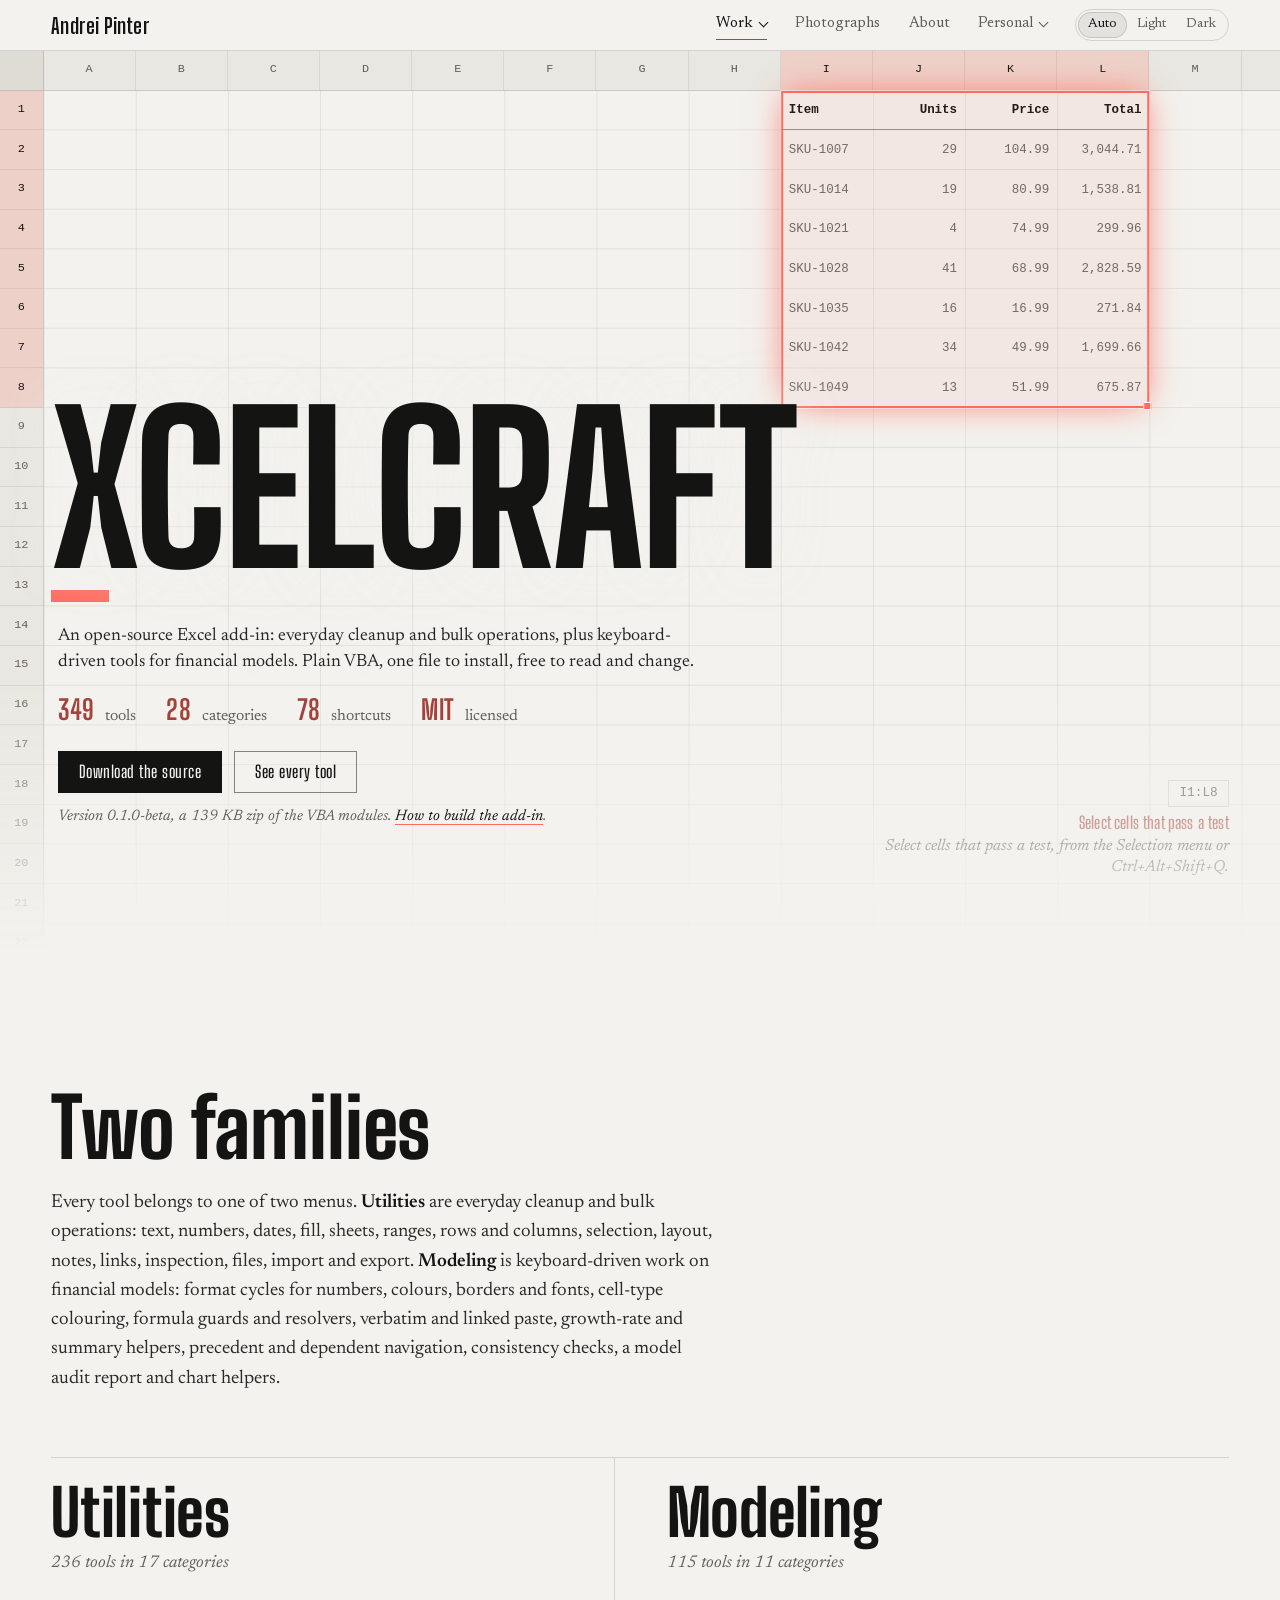
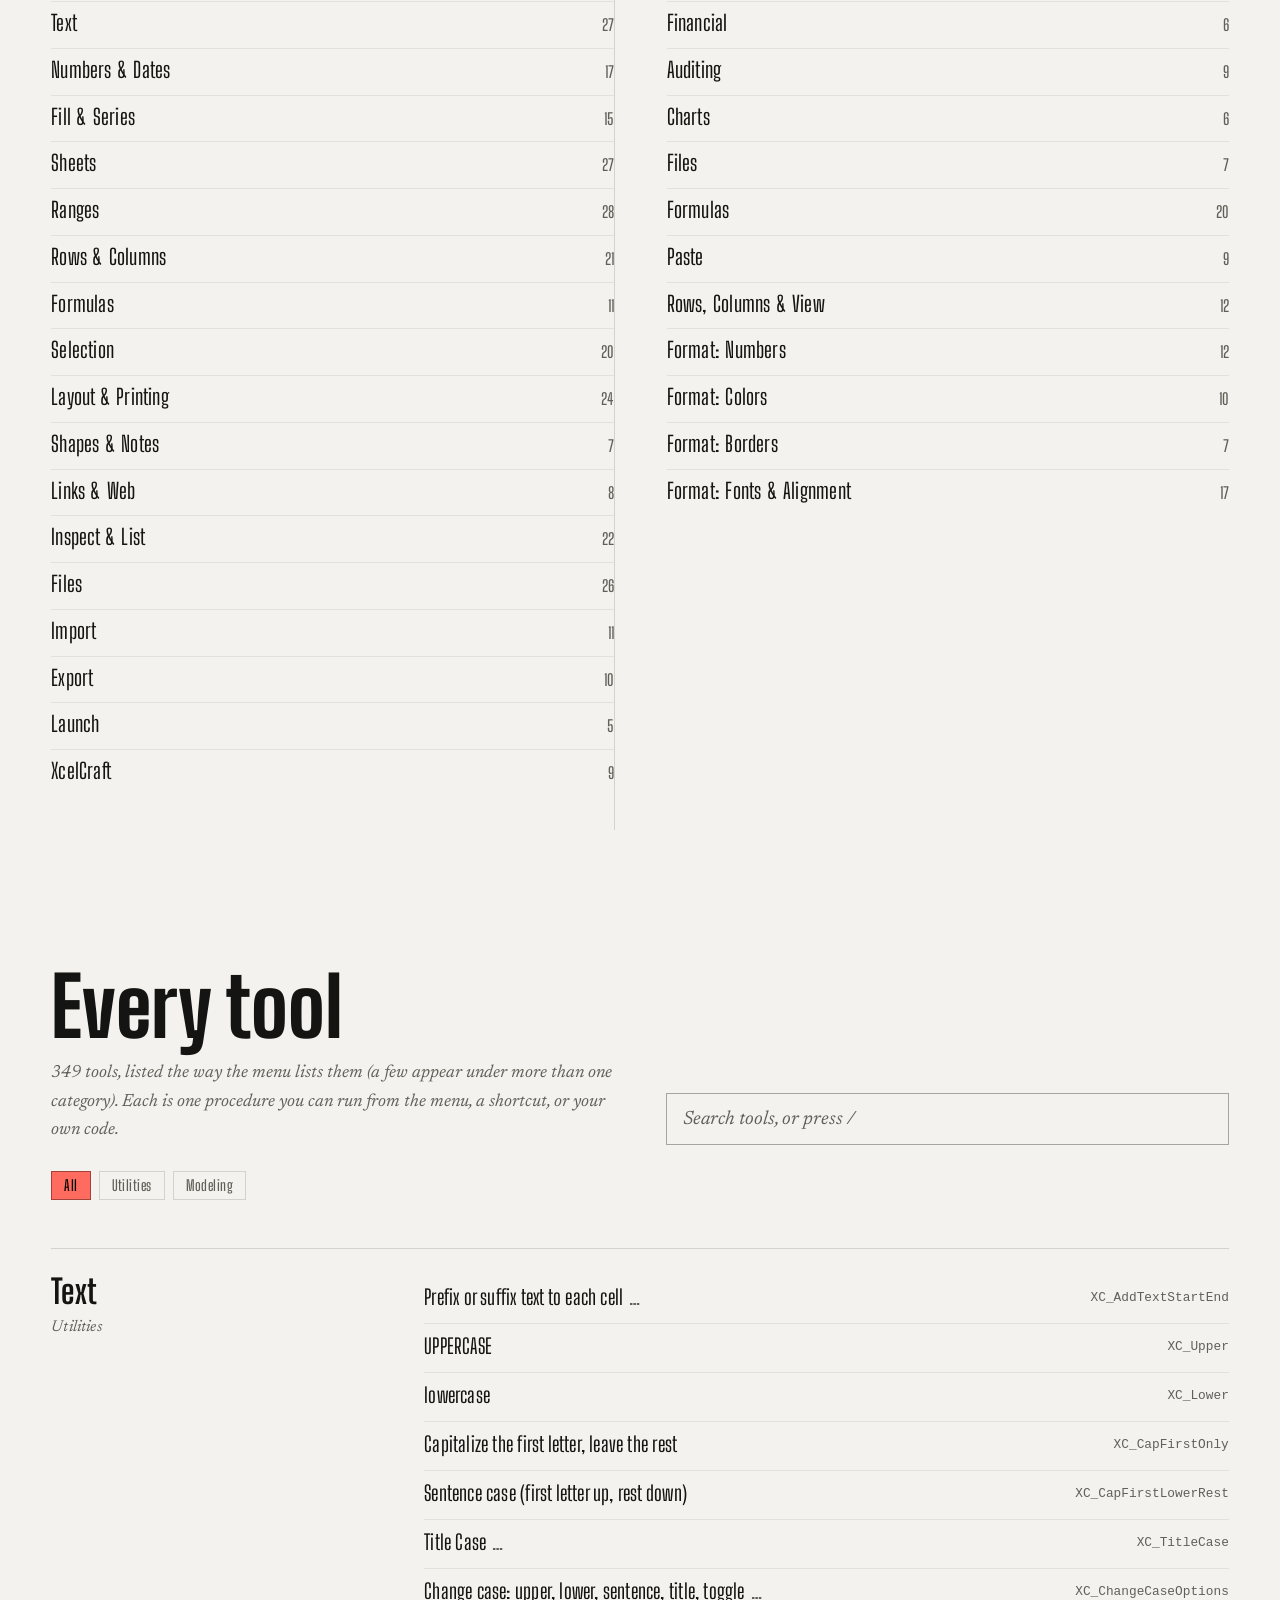
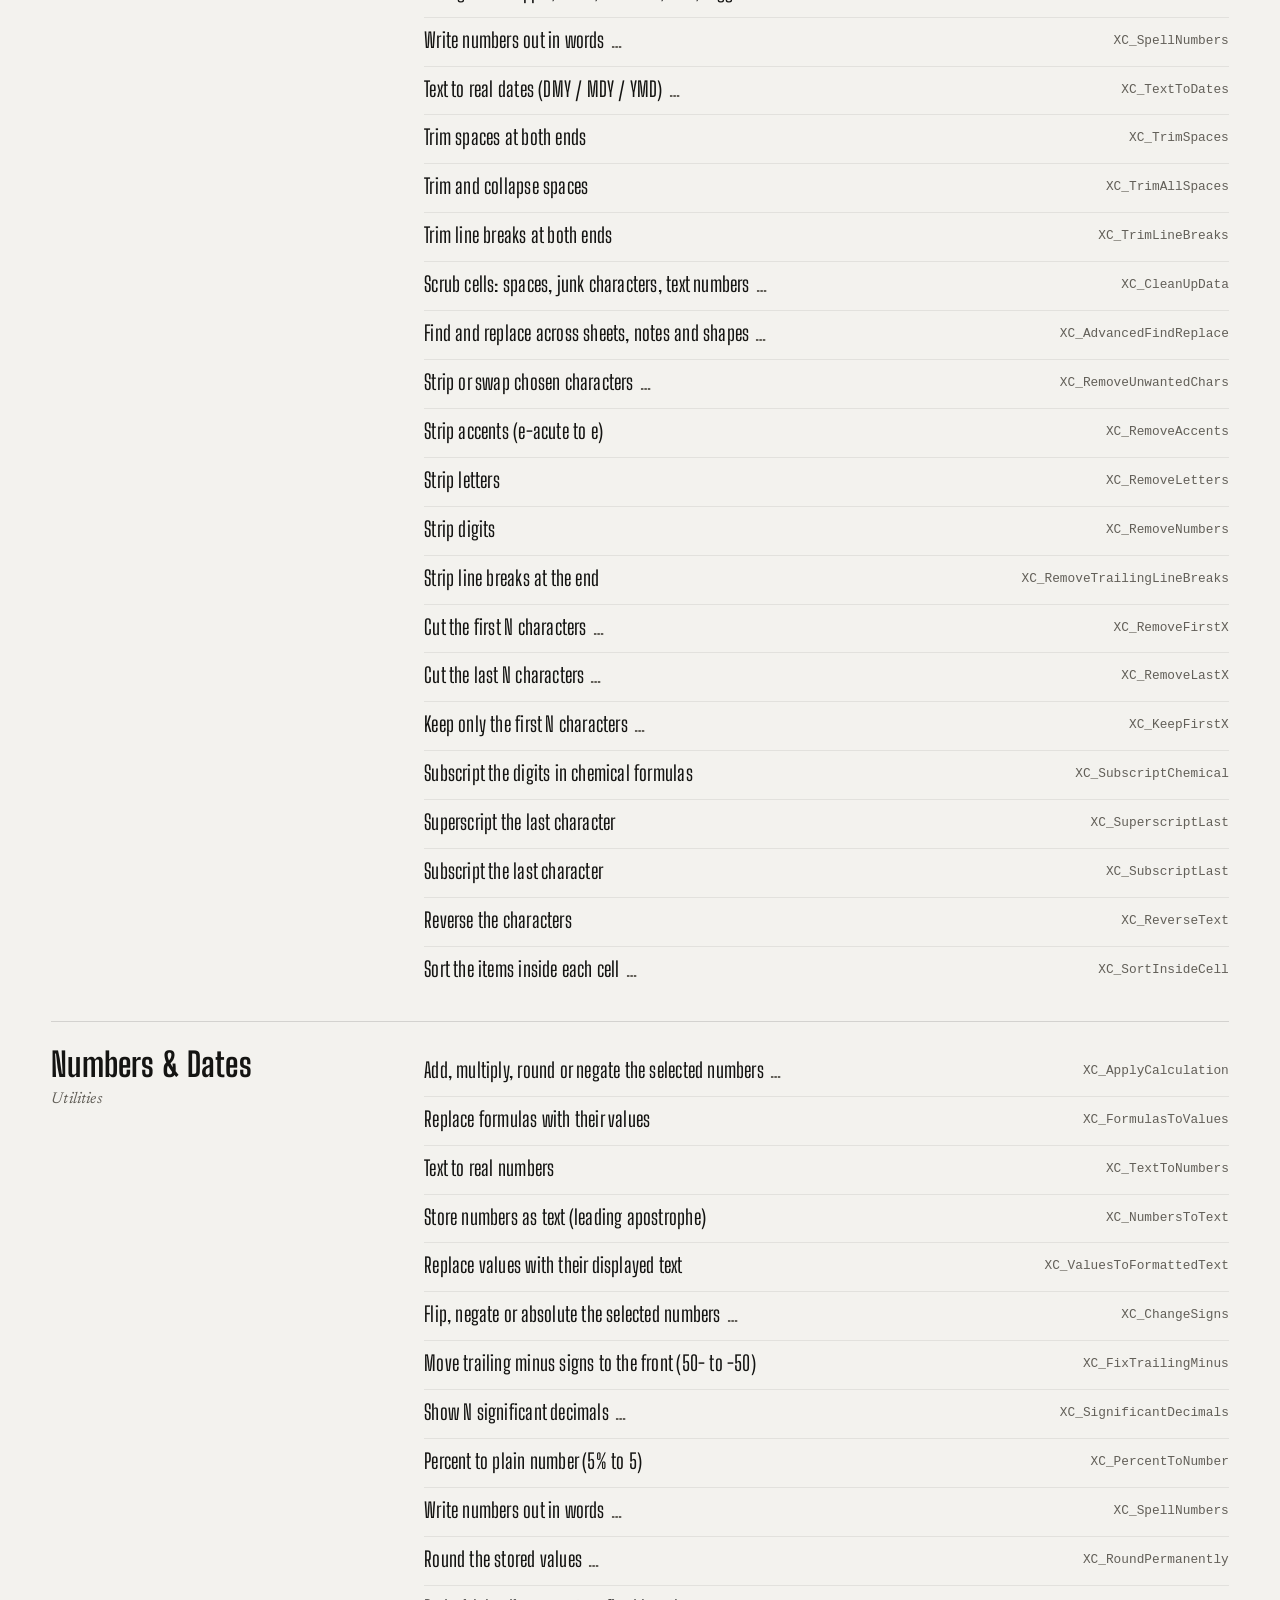
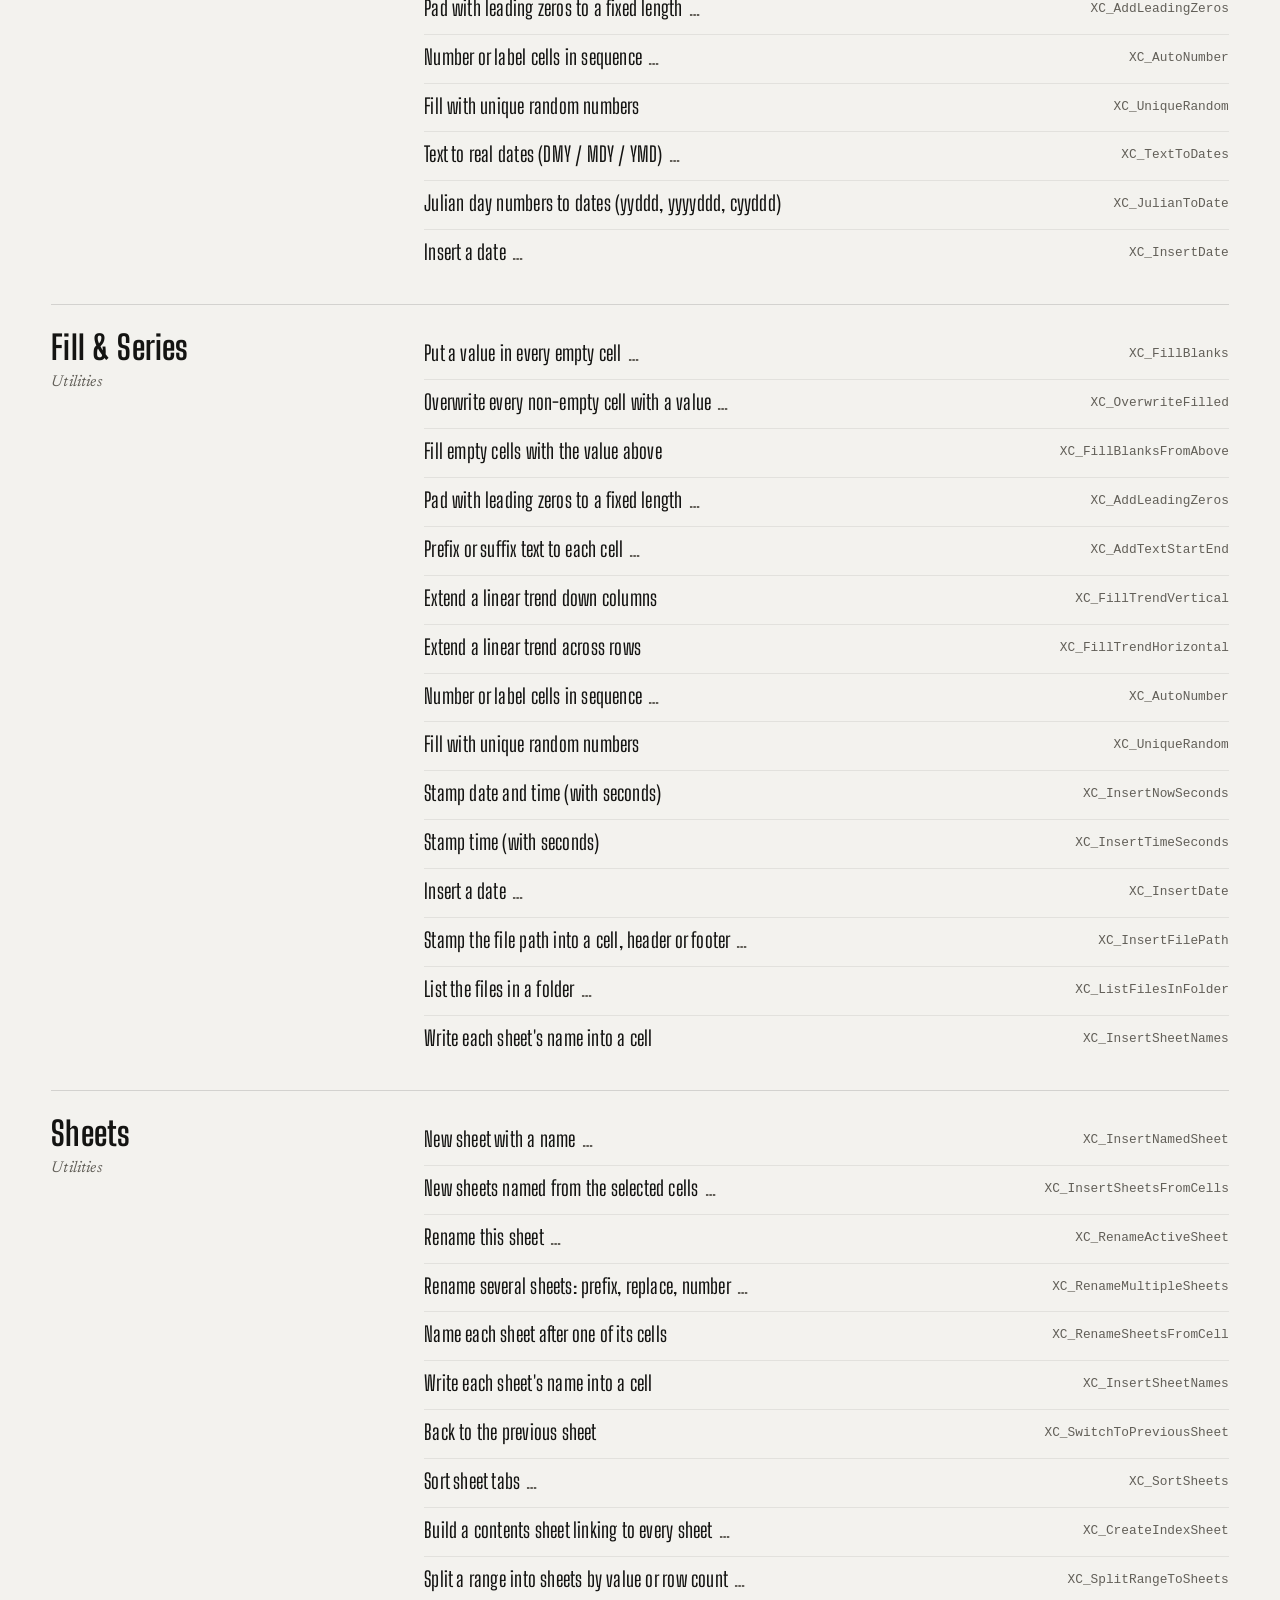
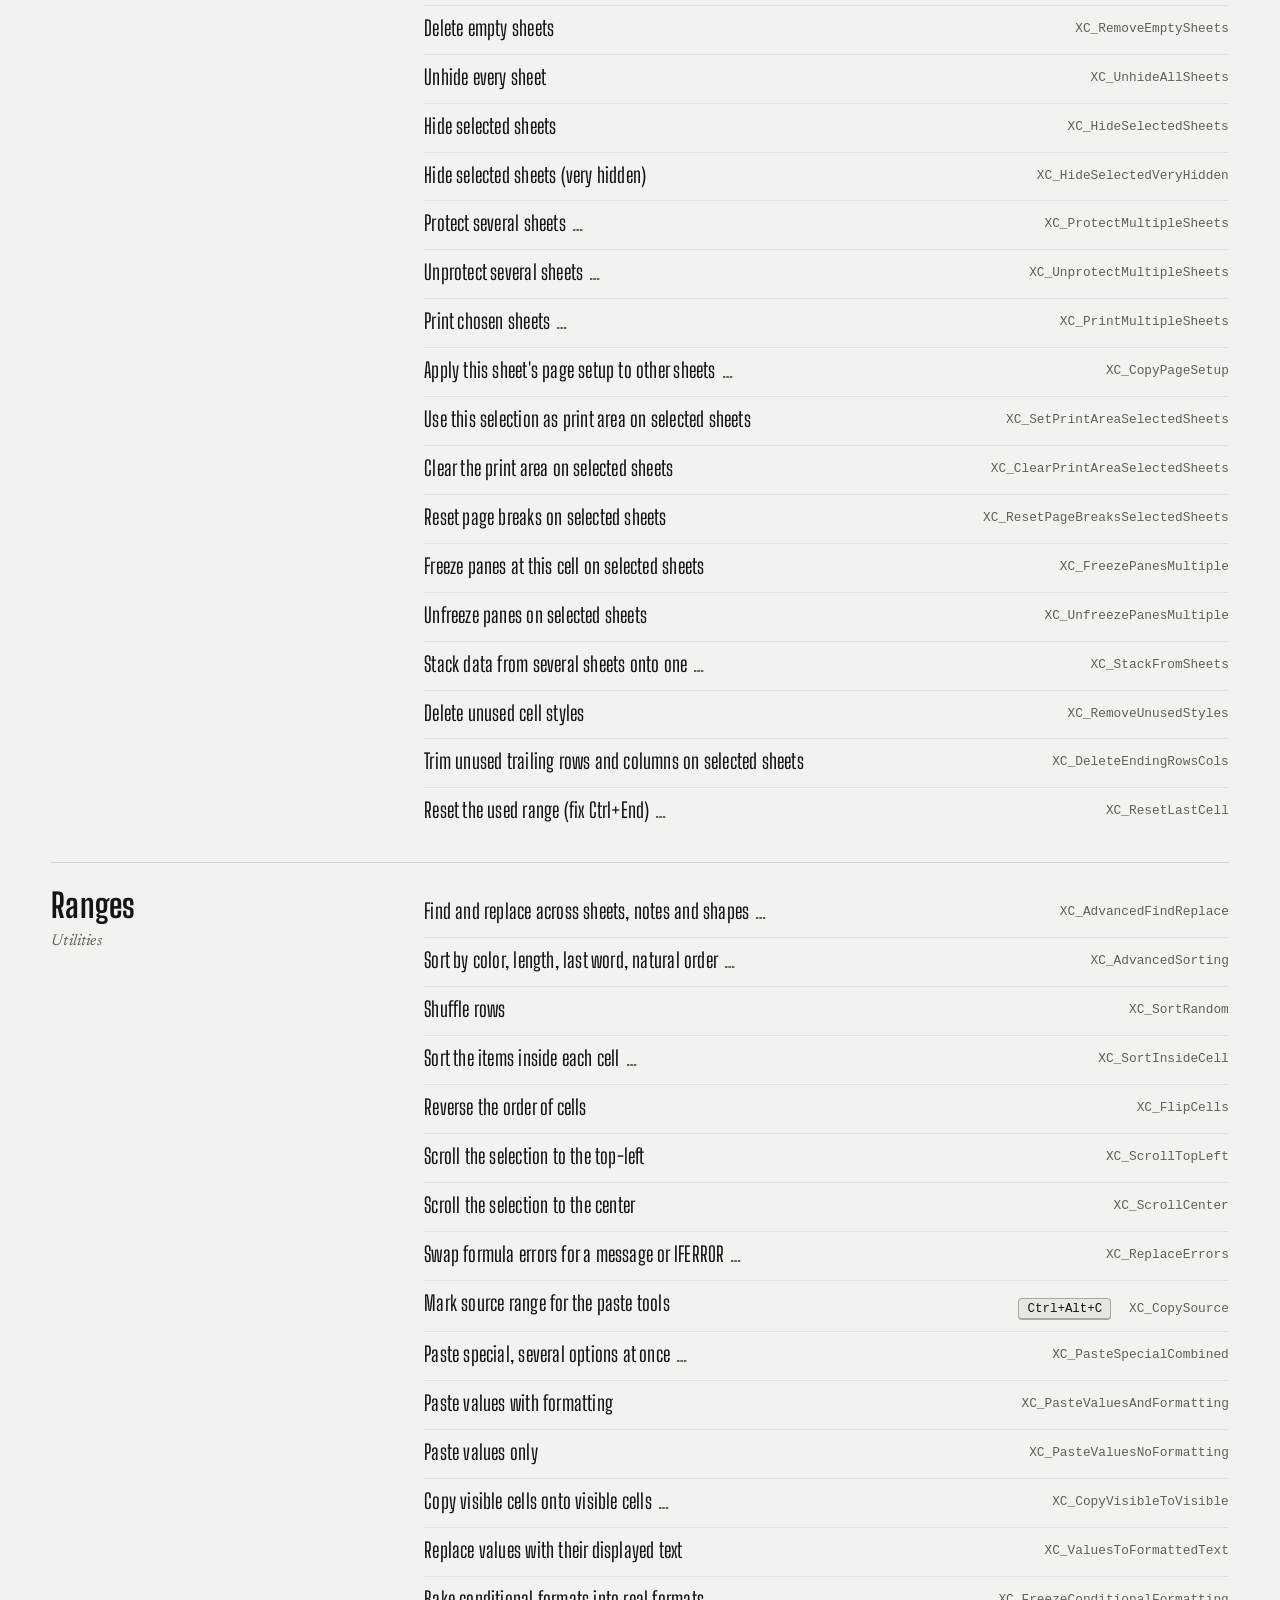
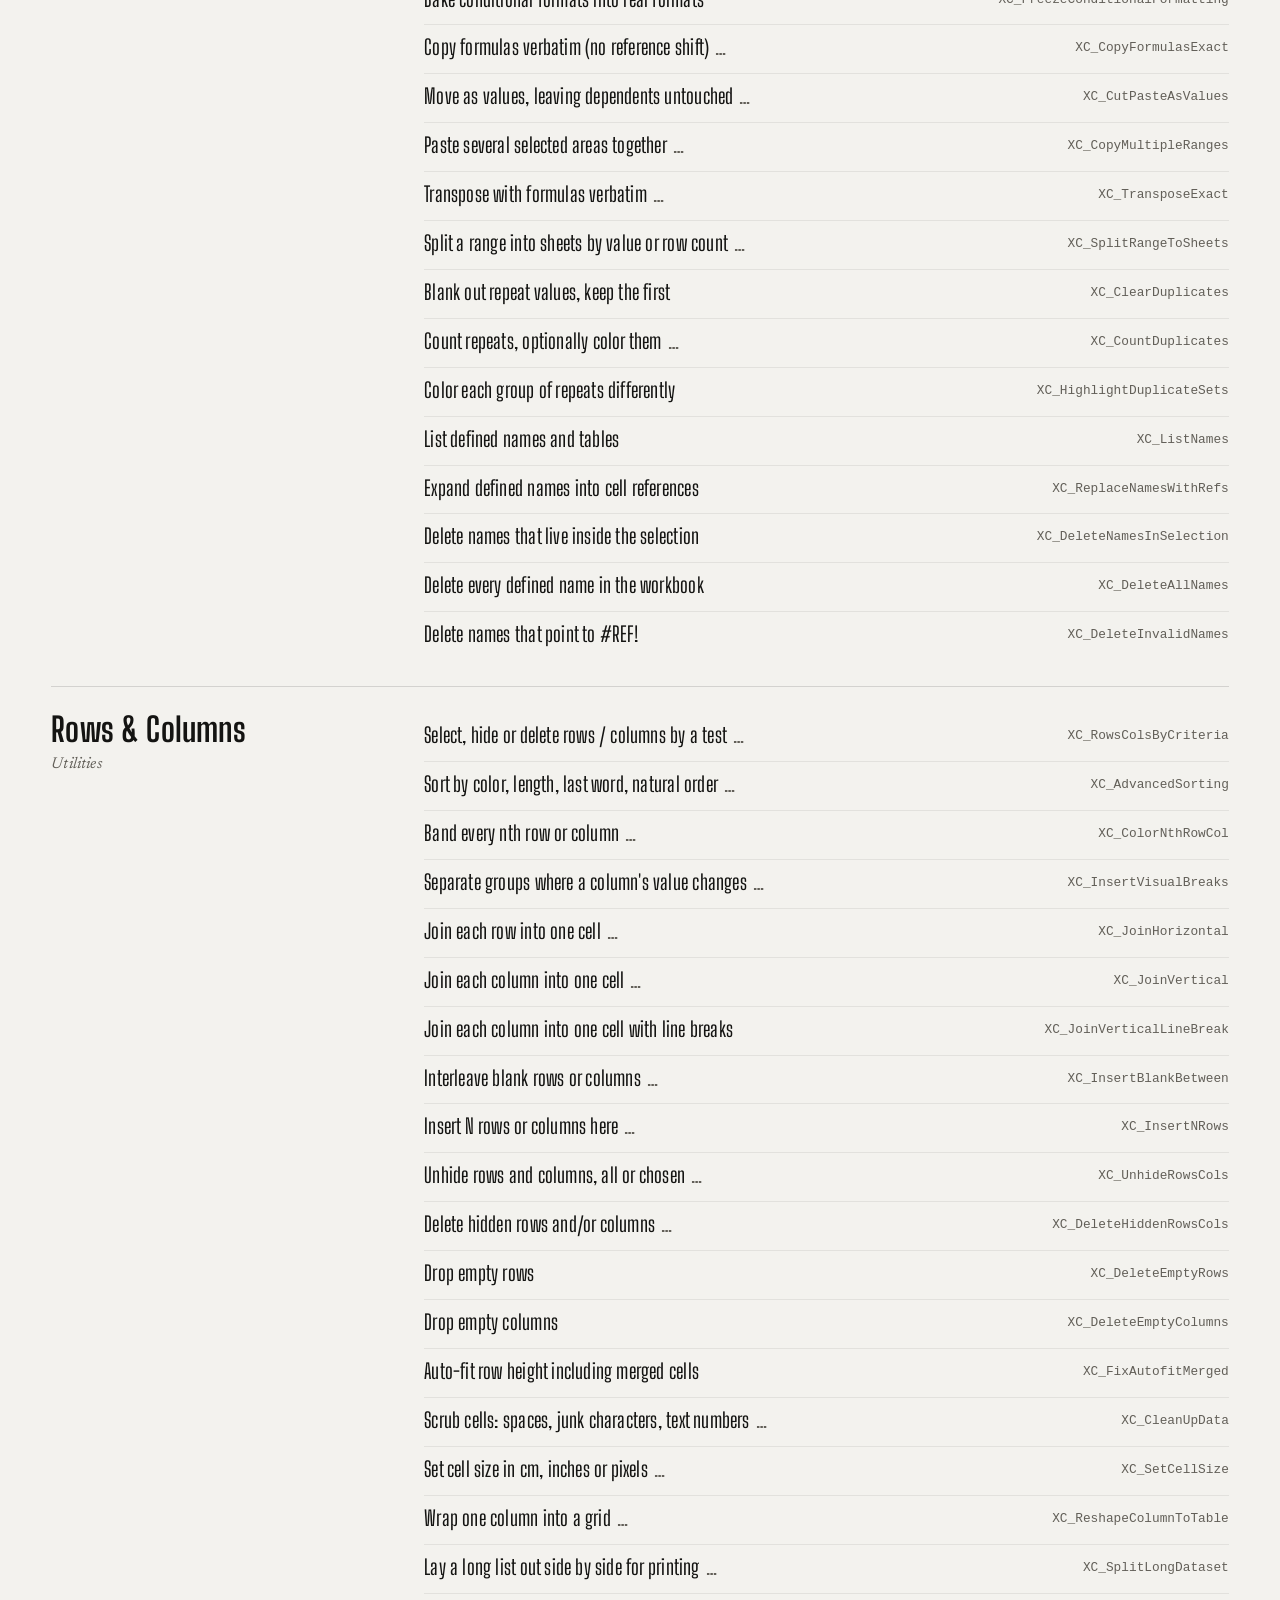
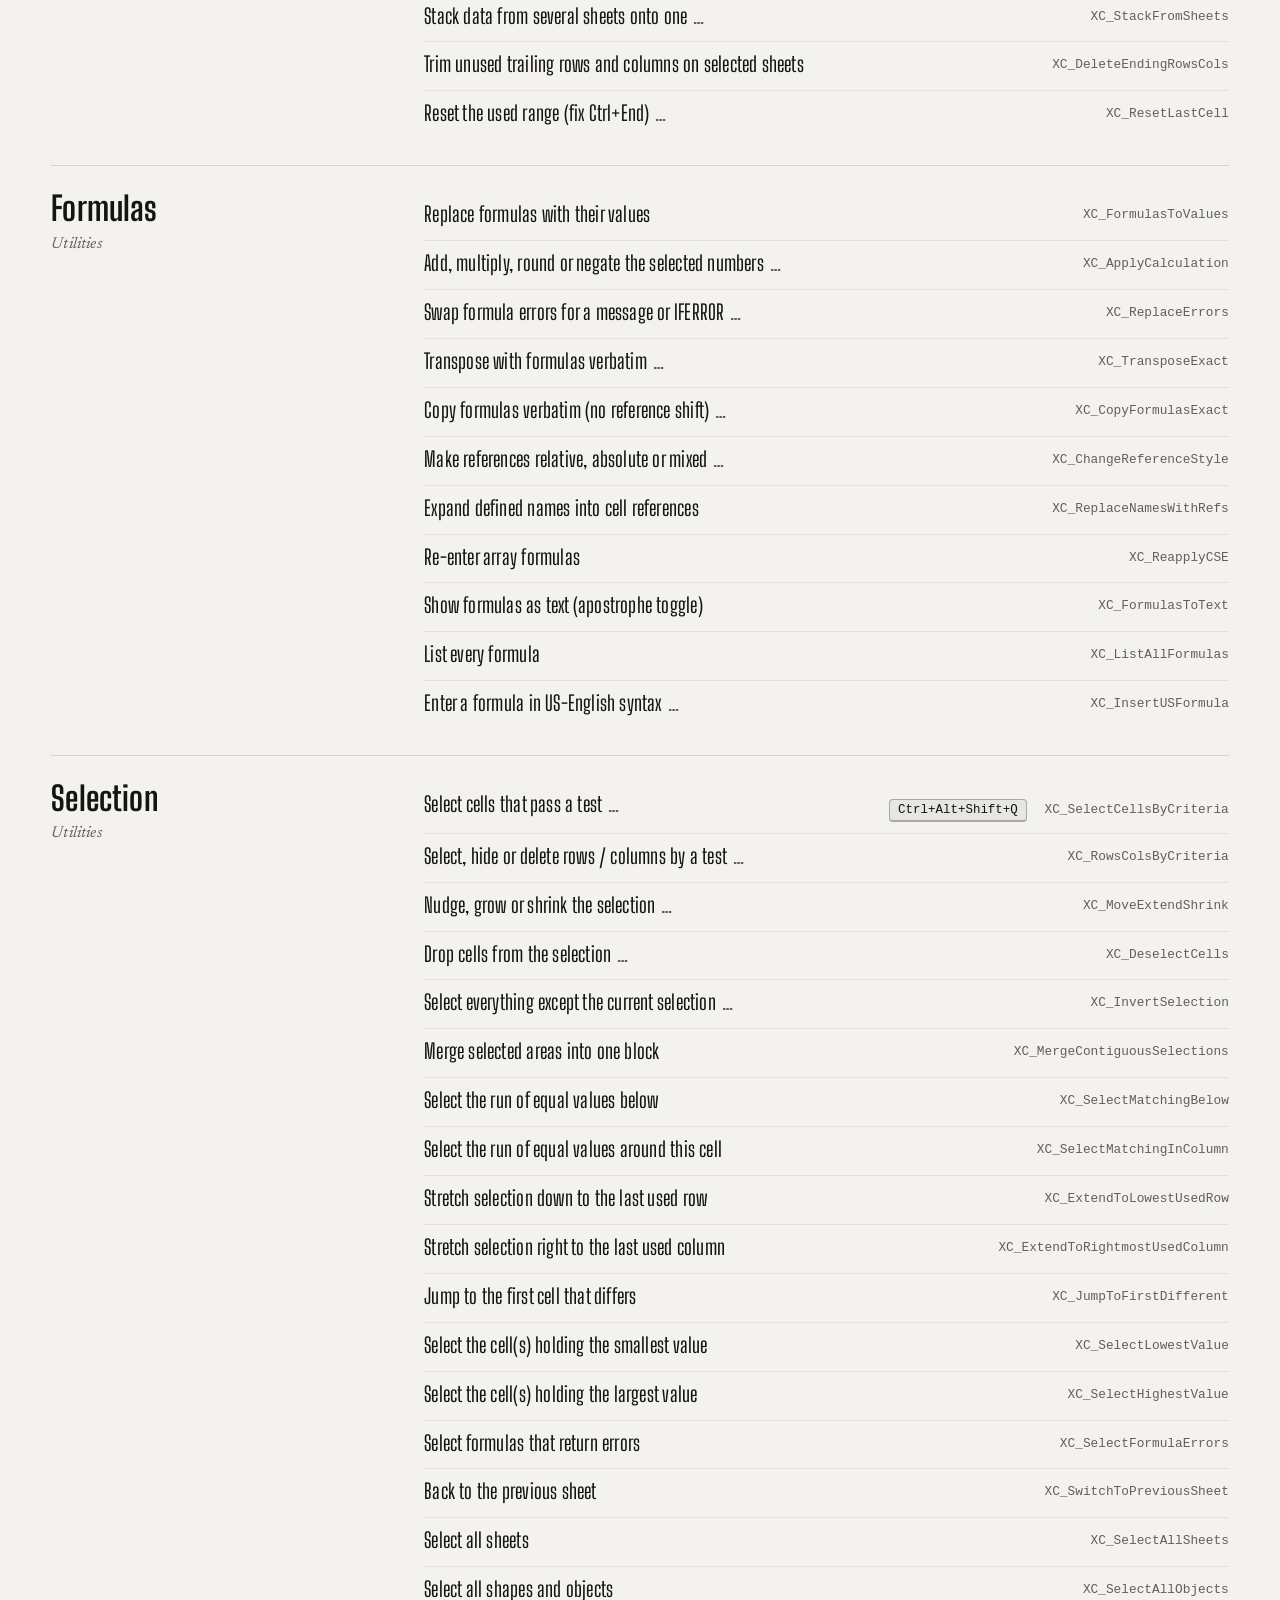
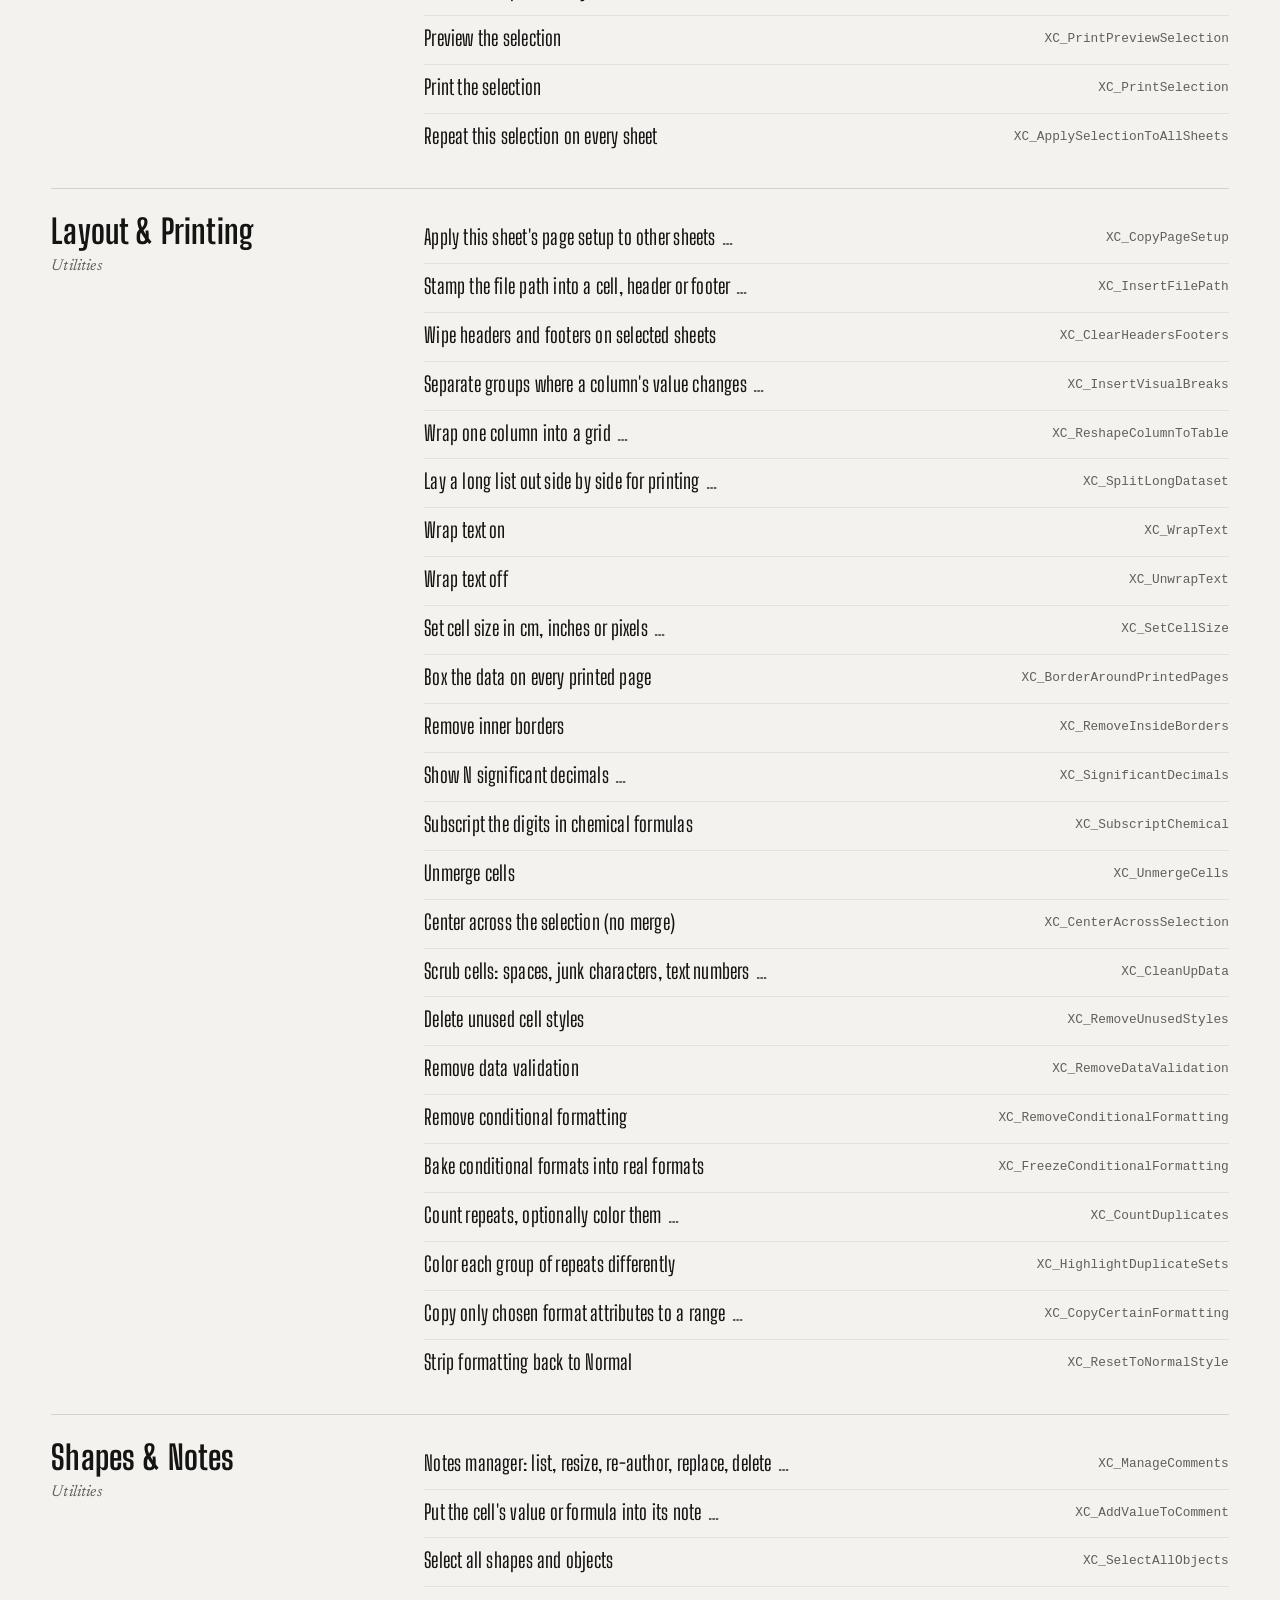
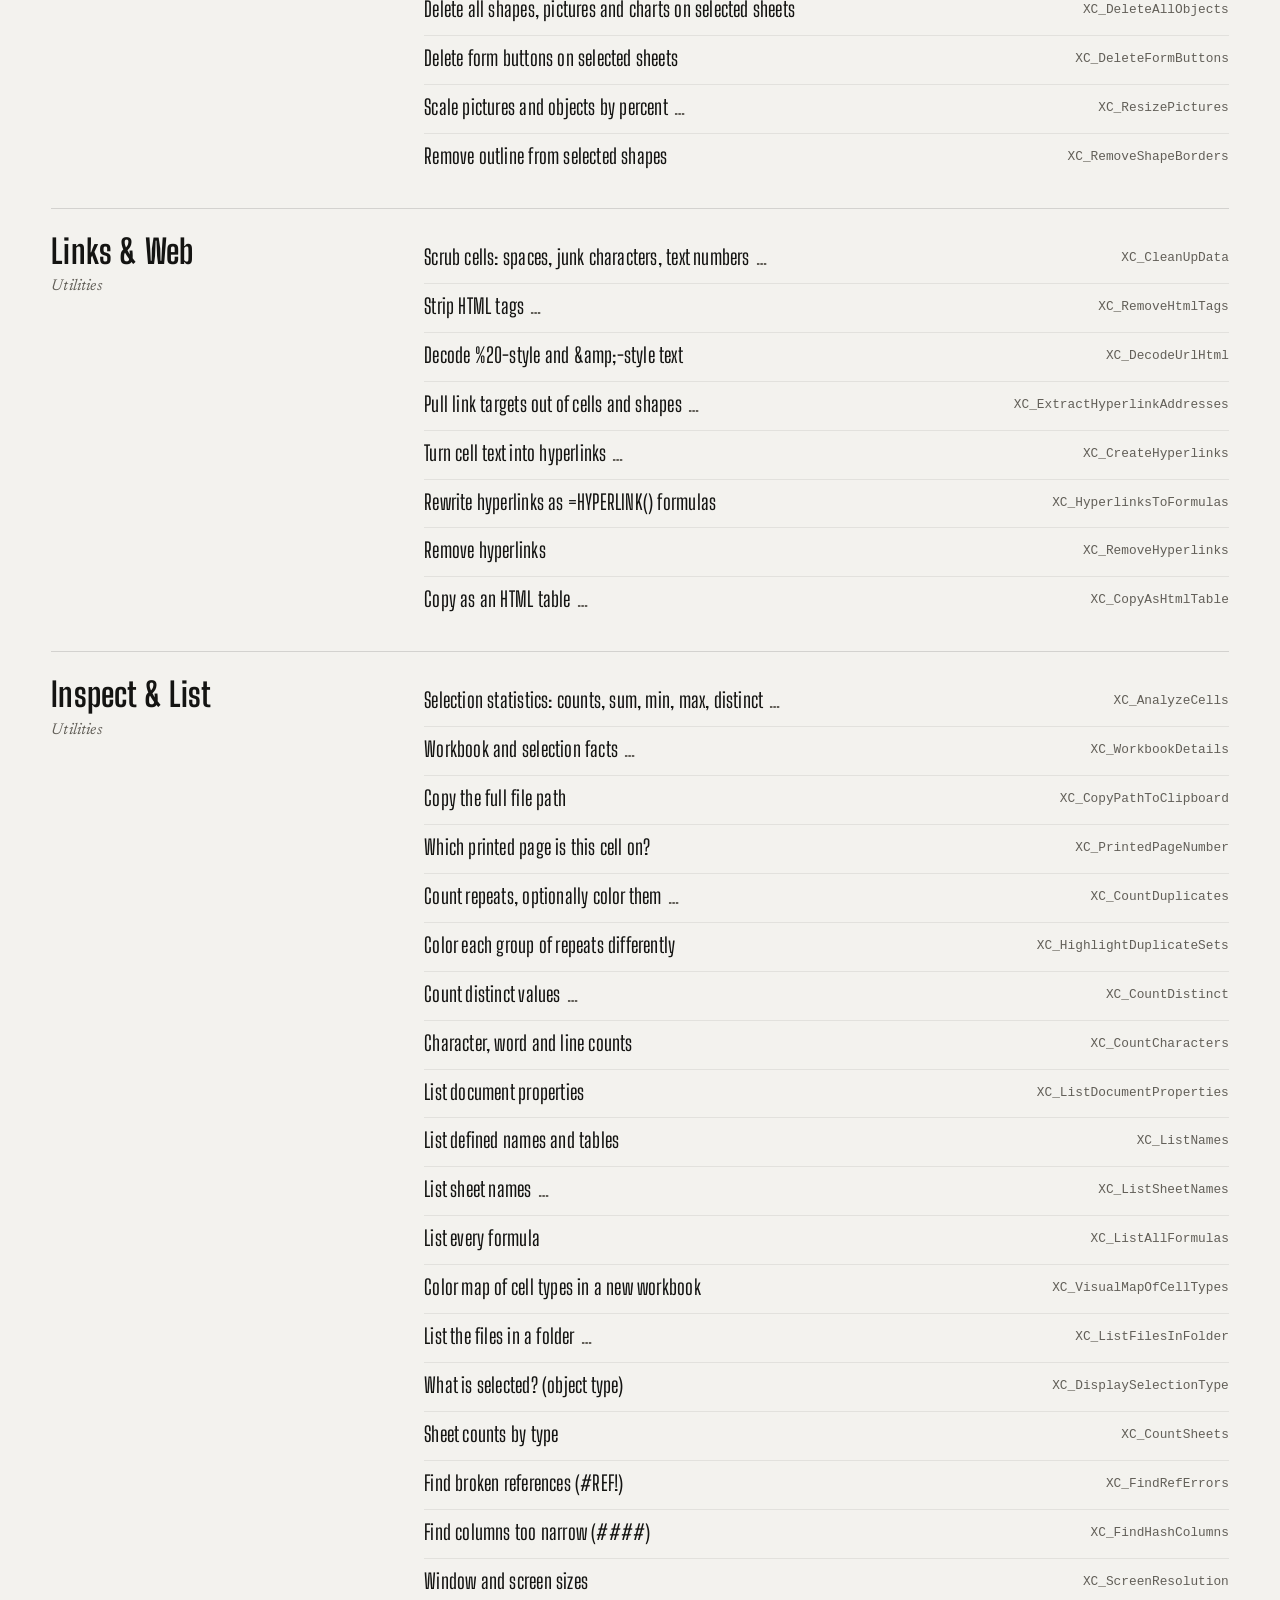
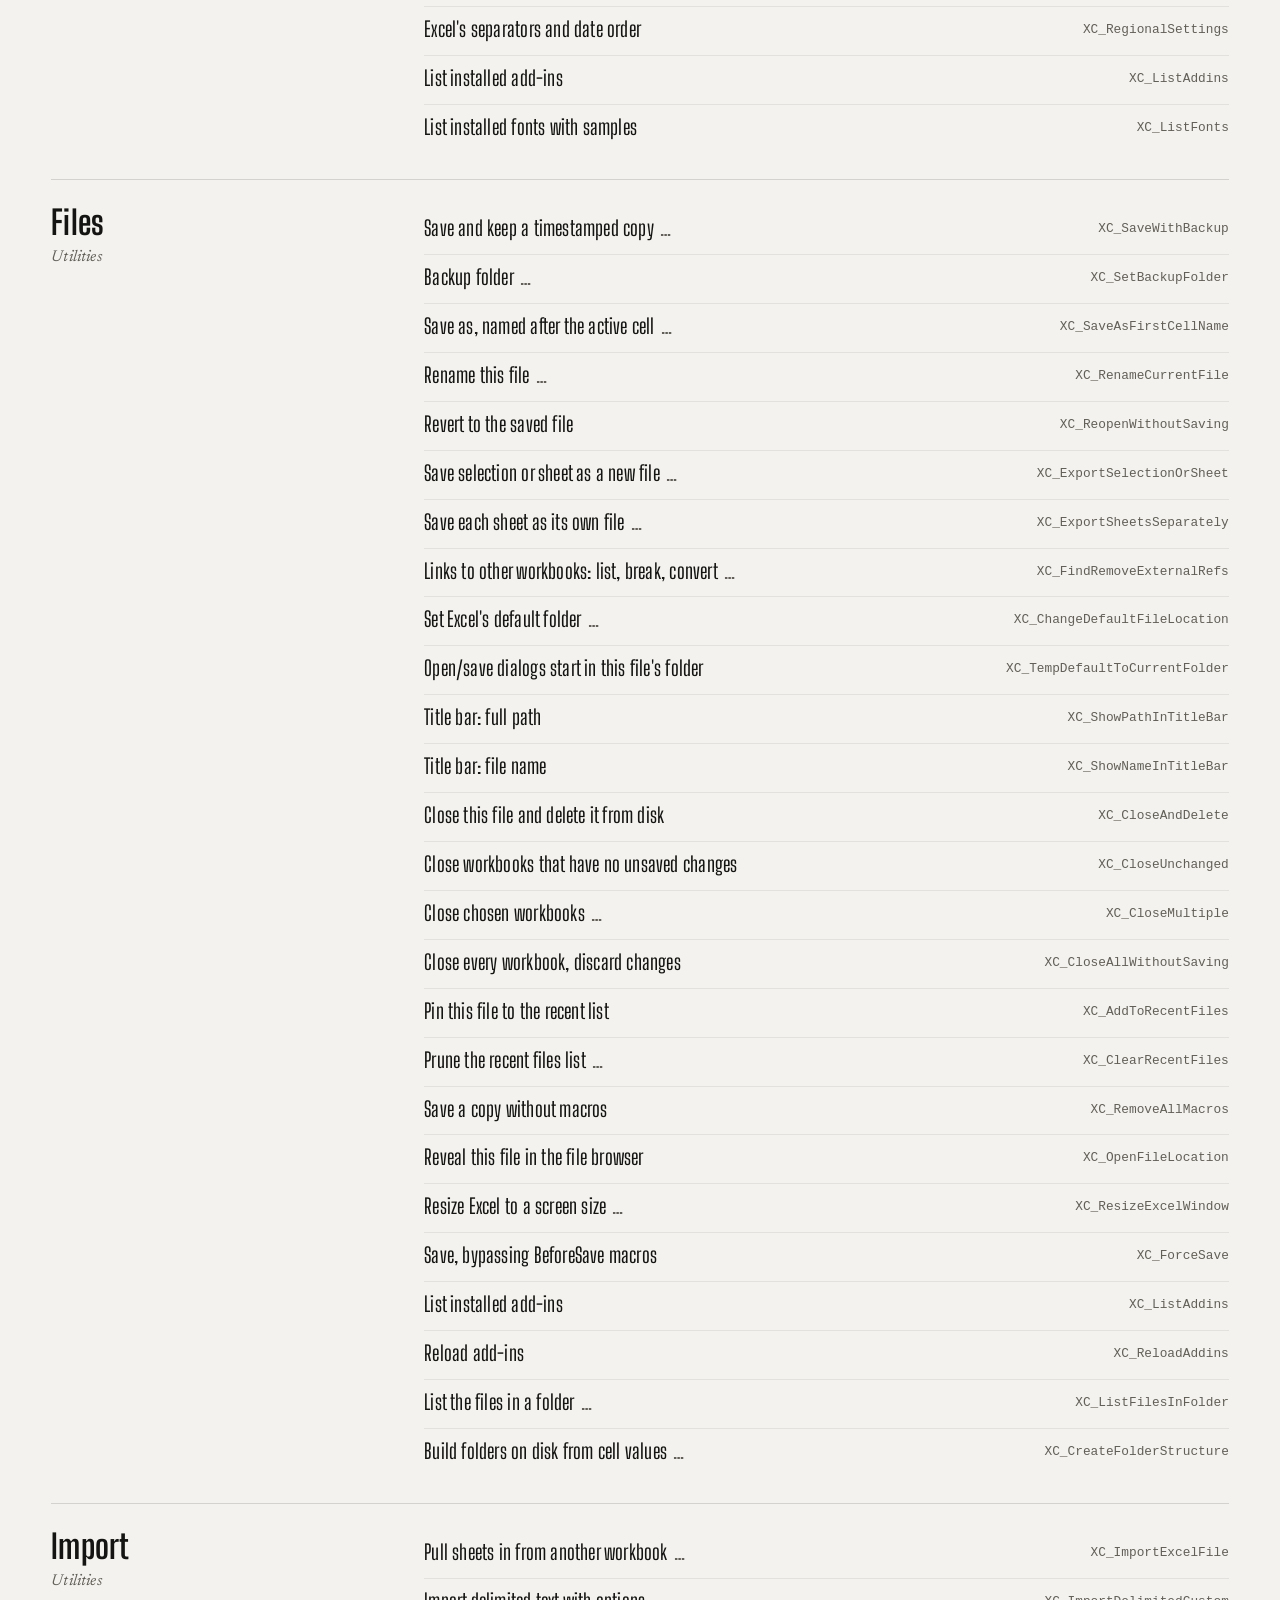
<file: index.html>
<!doctype html>
<html lang="en">
<head>
<meta charset="utf-8">
<!-- sitetheme:start (generated by homepage/tools/sitebar/build_sitebar.py; edit it there and re-run) -->
<meta name="color-scheme" content="light dark">
<style>html.ap-theme-switching,html.ap-theme-switching *,html.ap-theme-switching *::before,html.ap-theme-switching *::after{transition:none!important}</style>
<script>(function(){var d=document.documentElement,K="ap_theme",V=/^(auto|light|dark)$/,own=/(^|\.)andreipinter\.com$/.test(location.hostname),
mq=window.matchMedia?matchMedia("(prefers-color-scheme: dark)"):null;
function read(){var m=document.cookie.match(/(?:^|;\s*)ap_theme=(auto|light|dark)/);if(m)return m[1];try{var v=localStorage.getItem(K);if(V.test(v))return v}catch(e){}return "auto"}
function res(p){return p==="auto"?(mq&&mq.matches?"dark":"light"):p}
function tint(){var m=document.querySelector('meta[name="theme-color"]'),b=document.body;if(!m||!b)return;
var c=getComputedStyle(b).backgroundColor;if(c&&!/rgba\(0, 0, 0, 0\)|transparent/.test(c))m.setAttribute("content",c)}
var pref=read(),cur;
function apply(p,quiet){var t=res(p),was=cur;cur=t;d.setAttribute("data-theme",t);d.setAttribute("data-theme-pref",p);d.style.colorScheme=t;
if(!quiet){d.classList.add("ap-theme-switching");requestAnimationFrame(function(){requestAnimationFrame(function(){d.classList.remove("ap-theme-switching");tint()})});
try{dispatchEvent(new CustomEvent("aptheme",{detail:{theme:t,pref:p,changed:was!==t}}))}catch(e){}}}
apply(pref,true);
window.apTheme={pref:function(){return pref},theme:function(){return cur},set:function(p){if(!V.test(p))return;pref=p;
if(own)document.cookie=K+"="+p+";domain=andreipinter.com;path=/;max-age=31536000;samesite=lax"+(location.protocol==="https:"?";secure":"");
try{localStorage.setItem(K,p)}catch(e){}apply(p)}};
if(mq){var f=function(){if(pref==="auto")apply("auto")};mq.addEventListener?mq.addEventListener("change",f):mq.addListener&&mq.addListener(f)}
function again(){var p=read();if(p!==pref){pref=p;apply(p)}}
addEventListener("pageshow",again);document.addEventListener("visibilitychange",function(){if(!document.hidden)again()});
document.addEventListener("DOMContentLoaded",tint);})();</script>
<!-- sitetheme:end -->
<meta name="viewport" content="width=device-width, initial-scale=1, viewport-fit=cover">
<title>XcelCraft</title>
<meta name="description" content="XcelCraft is a free, open-source Excel add-in by Andrei Pinter: 349 tools for everyday cleanup and bulk operations and for keyboard-driven financial modeling, written from scratch in VBA and installed as a single .xlam.">
<meta name="theme-color" content="#000000">
<meta property="og:type" content="website">
<meta property="og:title" content="XcelCraft">
<meta property="og:description" content="An open-source Excel add-in: 349 utilities and modeling tools in plain VBA.">
<meta property="og:url" content="https://xcelcraft.andreipinter.com/">
<meta property="og:image" content="https://xcelcraft.andreipinter.com/img/og.jpg">
<meta name="twitter:card" content="summary_large_image">
<link rel="icon" href="favicon.svg" type="image/svg+xml">
<link rel="preload" href="fonts/big-shoulders-display.woff2" as="font" type="font/woff2" crossorigin>
<link rel="preload" href="fonts/newsreader.woff2" as="font" type="font/woff2" crossorigin>
<link rel="stylesheet" href="styles.css">
<script>document.documentElement.classList.add("js")</script>
</head>
<body>
<a class="skip" href="#catalog">Skip to the catalog</a>
<!-- sitebar:start (generated by homepage/tools/sitebar/build_sitebar.py; edit it there and re-run) -->
<style>@font-face{font-family:"APBar Display";src:url([data-uri]) format("woff2");font-weight:700;font-display:swap}@font-face{font-family:"APBar Serif";src:url([data-uri]) format("woff2");font-weight:400;font-display:swap}.apbar{--apbar-bg:var(--apbar-bg-dark,#000);--apbar-ink:#eeece6;--apbar-dim:rgba(238,236,230,.74);--apbar-line:rgba(238,236,230,.13);--apbar-accent:#e0c285;
 --apbar-pop:#0d0d0c;--apbar-hover:rgba(238,236,230,.08);--apbar-glass:rgba(0,0,0,.86);--apbar-shadow:rgba(0,0,0,.55);
 position:relative;z-index:1000;display:flex;align-items:center;justify-content:space-between;gap:16px;box-sizing:border-box;width:100%;
 margin:0;padding:9px clamp(16px,4vw,56px);background:var(--apbar-bg);color:var(--apbar-ink);border:0;border-bottom:1px solid var(--apbar-line);
 font:400 15px/1.25 "APBar Serif",Georgia,"Times New Roman",serif;letter-spacing:normal;text-transform:none;text-align:left;
 -webkit-font-smoothing:antialiased;-webkit-text-size-adjust:100%}
.apbar.apbar *{box-sizing:border-box;margin:0;font:inherit;letter-spacing:inherit;text-transform:none}
.apbar.apbar a{color:inherit;text-decoration:none;background:none;border:0}
.apbar.apbar .apbar-left{display:flex;align-items:baseline;gap:clamp(14px,2vw,26px);min-width:0}
.apbar.apbar .apbar-home{font:700 21px/1 "APBar Display","Arial Narrow",sans-serif;letter-spacing:.01em;color:var(--apbar-ink);padding:5px 0;white-space:nowrap}
.apbar.apbar .apbar-nav,.apbar.apbar .apbar-local{display:flex;align-items:center;gap:clamp(14px,2.2vw,30px)}
.apbar.apbar .apbar-local{gap:clamp(12px,1.8vw,22px)}
.apbar.apbar .apbar-link{display:inline-flex;align-items:center;gap:7px;color:var(--apbar-dim);padding:5px 0;border-bottom:1px solid transparent;
 cursor:pointer;white-space:nowrap;transition:color .25s,border-color .25s}
.apbar.apbar .apbar-link:hover,.apbar.apbar details[open]>.apbar-link{color:var(--apbar-ink)}
.apbar.apbar .apbar-link[aria-current="page"],.apbar.apbar .apbar-link.is-current{color:var(--apbar-ink);border-bottom-color:var(--apbar-accent)}
.apbar.apbar a:focus-visible,.apbar.apbar summary:focus-visible{outline:2px solid var(--apbar-accent);outline-offset:3px;border-radius:2px}
.apbar.apbar details{position:relative}
.apbar.apbar summary{list-style:none}
.apbar.apbar summary::-webkit-details-marker{display:none}
.apbar.apbar summary::after{content:"";width:6px;height:6px;border-right:1.5px solid currentColor;border-bottom:1.5px solid currentColor;
 transform:translateY(-2px) rotate(45deg);transition:transform .2s}
.apbar.apbar details[open]>summary::after{transform:translateY(2px) rotate(225deg)}
.apbar.apbar .apbar-pop{position:absolute;right:0;top:calc(100% + 10px);min-width:232px;padding:6px;background:var(--apbar-pop);color:var(--apbar-ink);
 border:1px solid var(--apbar-line);border-radius:8px;box-shadow:0 18px 50px var(--apbar-shadow)}
.apbar.apbar .apbar-pop a{display:block;padding:9px 12px;border-radius:5px;color:var(--apbar-ink)}
.apbar.apbar .apbar-pop a:hover,.apbar.apbar .apbar-pop a:focus-visible{background:var(--apbar-hover)}
.apbar.apbar .apbar-pop a[aria-current="page"]{box-shadow:inset 2px 0 0 var(--apbar-accent)}
.apbar.apbar .apbar-pop small{display:block;margin-top:2px;font-size:13px;color:var(--apbar-dim)}
.apbar.apbar .apbar-group{padding:12px 12px 4px;border-top:1px solid var(--apbar-line);margin-top:6px;font-size:12.5px;color:var(--apbar-dim)}
.apbar.apbar .apbar-menu{display:none}
.apbar.apbar .apbar-work .apbar-pop{left:-12px;right:auto;min-width:300px}
.apbar.apbar .apbar-pop .apbar-all{margin-top:6px;padding-top:11px;border-top:1px solid var(--apbar-line);border-radius:0 0 5px 5px}
.apbar.apbar .apbar-sep{height:0;margin:6px 0;border:0;border-top:1px solid var(--apbar-line)}
.apbar.apbar .apbar-menu .apbar-group:first-child{border-top:0;margin-top:0;padding-top:6px}
.apbar.apbar .apbar-menu .apbar-pop{max-height:calc(100vh - 84px);max-height:calc(100dvh - 84px);overflow-y:auto;overscroll-behavior:contain}
.apbar.apbar .apbar-menu .apbar-proj small{display:none}
.apbar.apbar .apbar-right{display:flex;align-items:center;gap:clamp(14px,2.2vw,30px)}
.apbar.apbar .apbar-theme{display:inline-flex;align-items:center;padding:2px;border:1px solid var(--apbar-line);border-radius:999px}
.apbar.apbar .apbar-theme button{display:inline-flex;align-items:center;gap:6px;min-height:26px;padding:3px 10px;border:0;border-radius:999px;background:none;
 color:var(--apbar-dim);font-size:13.5px;line-height:1;cursor:pointer;transition:color .2s,background-color .2s}
.apbar.apbar .apbar-theme button:hover{color:var(--apbar-ink)}
.apbar.apbar .apbar-theme button[aria-pressed="true"]{color:var(--apbar-ink);background:var(--apbar-hover);box-shadow:inset 0 0 0 1px var(--apbar-line)}
.apbar.apbar .apbar-theme button:focus-visible{outline:2px solid var(--apbar-accent);outline-offset:1px}
.apbar.apbar .apbar-theme svg{display:none;width:15px;height:15px;flex:none}
html[data-theme="light"] .apbar{--apbar-bg:var(--apbar-bg-light,#f3f2ee);--apbar-ink:#141412;--apbar-dim:rgba(20,20,18,.68);--apbar-line:rgba(20,20,18,.14);
 --apbar-accent:#806020;--apbar-pop:#fff;--apbar-hover:rgba(20,20,18,.07);--apbar-glass:rgba(243,242,238,.88);--apbar-shadow:rgba(20,20,18,.16)}
html[data-theme="light"] .apbar--overlay:not(.solid){--apbar-ink:#eeece6;--apbar-dim:rgba(238,236,230,.82);--apbar-line:rgba(238,236,230,.22);
 --apbar-accent:#e0c285;--apbar-hover:rgba(238,236,230,.14)}
html[data-theme="light"] .apbar--overlay:not(.solid) .apbar-pop{--apbar-ink:#141412;--apbar-dim:rgba(20,20,18,.68);--apbar-line:rgba(20,20,18,.14);--apbar-accent:#806020;--apbar-hover:rgba(20,20,18,.07)}
.apbar--overlay{position:fixed;top:0;left:0;right:0;background:transparent;border-bottom-color:transparent;
 padding-top:max(14px,env(safe-area-inset-top));padding-bottom:13px;transition:background-color .4s,border-color .4s}
.apbar--overlay.solid{background:var(--apbar-glass);-webkit-backdrop-filter:blur(14px);backdrop-filter:blur(14px);border-bottom-color:var(--apbar-line)}
.apbar--overlay .apbar-home{font-size:23px}
.apbar--overlay .apbar-link{font-size:16px}
.apbar--sticky{position:sticky;top:0;background:var(--apbar-glass);-webkit-backdrop-filter:blur(14px);backdrop-filter:blur(14px);
 padding-top:max(14px,env(safe-area-inset-top));padding-bottom:13px}
.apbar--sticky .apbar-home{font-size:23px}
.apbar--sticky .apbar-link{font-size:16px}
@media (max-width:900px){
 .apbar.apbar .apbar-theme button{padding:3px 7px}
 .apbar.apbar .apbar-theme span{position:absolute;width:1px;height:1px;overflow:hidden;clip:rect(0 0 0 0);white-space:nowrap}
 .apbar.apbar .apbar-theme svg{display:block}
}
@media (max-width:700px){
 .apbar.apbar .apbar-right{gap:12px}
 .apbar.apbar .apbar-nav{display:none}
 .apbar.apbar .apbar-menu{display:block}
 .apbar.apbar .apbar-local .long{display:none}
 .apbar.apbar .apbar-home{font-size:20px}
 .apbar.apbar .apbar-link{font-size:15px}
}
@media (prefers-reduced-motion:reduce){.apbar.apbar *,.apbar{transition:none!important}}</style>
<div class="apbar apbar--static" role="navigation" aria-label="Site">
  <div class="apbar-left"><a class="apbar-home" href="https://andreipinter.com/">Andrei Pinter</a></div>
  <div class="apbar-right"><div class="apbar-nav"><details class="apbar-dd apbar-work"><summary class="apbar-link is-current">Work</summary><div class="apbar-pop"><a class="apbar-proj" href="https://pulse.andreipinter.com/">PulseNews<small>My personal markets and news dashboard</small></a><a class="apbar-proj" href="https://hiring.andreipinter.com/">Job Market Trend Dashboard<small>The job market, briefed every morning</small></a><a class="apbar-proj" href="https://excel.andreipinter.com/">Hands Off the Mouse<small>Excel shortcuts for investment banking</small></a><a class="apbar-proj" href="https://tv.andreipinter.com/">The Physics of the Picture<small>A field guide to TV display technology</small></a><a class="apbar-proj" href="https://apps.andreipinter.com/sift/">Sift<small>Duplicate photos, found and explained</small></a><a class="apbar-all" href="https://andreipinter.com/#work">All work</a></div></details><a class="apbar-link" href="https://photography.andreipinter.com/">Photographs</a><a class="apbar-link" href="https://aboutme.andreipinter.com/">About</a><details class="apbar-dd"><summary class="apbar-link">Personal</summary><div class="apbar-pop"><a href="https://apjmwed.andreipinter.com/">Wedding<small>Ji Eun &amp; Andrei, April 19, 2024</small></a></div></details></div>
  <div class="apbar-theme" role="group" aria-label="Color theme"><button type="button" data-ap-theme="auto" aria-pressed="false" title="Match this device"><svg viewBox="0 0 16 16" aria-hidden="true"><circle cx="8" cy="8" r="6.25" fill="none" stroke="currentColor" stroke-width="1.5"/><path d="M8 1.75a6.25 6.25 0 0 1 0 12.5z" fill="currentColor"/></svg><span>Auto</span></button><button type="button" data-ap-theme="light" aria-pressed="false" title="Light"><svg viewBox="0 0 16 16" aria-hidden="true"><circle cx="8" cy="8" r="3" fill="currentColor"/><path d="M8 1v2M8 13v2M1 8h2M13 8h2M3.05 3.05l1.4 1.4M11.55 11.55l1.4 1.4M3.05 12.95l1.4-1.4M11.55 4.45l1.4-1.4" stroke="currentColor" stroke-width="1.5" stroke-linecap="round"/></svg><span>Light</span></button><button type="button" data-ap-theme="dark" aria-pressed="false" title="Dark"><svg viewBox="0 0 16 16" aria-hidden="true"><path d="M13.6 10.4A6 6 0 0 1 5.6 2.4a6 6 0 1 0 8 8z" fill="currentColor"/></svg><span>Dark</span></button></div>
  <details class="apbar-menu"><summary class="apbar-link">Menu</summary><div class="apbar-pop"><p class="apbar-group">Work</p><a class="apbar-proj" href="https://pulse.andreipinter.com/">PulseNews<small>My personal markets and news dashboard</small></a><a class="apbar-proj" href="https://hiring.andreipinter.com/">Job Market Trend Dashboard<small>The job market, briefed every morning</small></a><a class="apbar-proj" href="https://excel.andreipinter.com/">Hands Off the Mouse<small>Excel shortcuts for investment banking</small></a><a class="apbar-proj" href="https://tv.andreipinter.com/">The Physics of the Picture<small>A field guide to TV display technology</small></a><a class="apbar-proj" href="https://apps.andreipinter.com/sift/">Sift<small>Duplicate photos, found and explained</small></a><a class="apbar-all" href="https://andreipinter.com/#work">All work</a><hr class="apbar-sep"><a href="https://photography.andreipinter.com/">Photographs</a><a href="https://aboutme.andreipinter.com/">About</a><p class="apbar-group">Personal</p><a href="https://apjmwed.andreipinter.com/">Wedding<small>Ji Eun &amp; Andrei, April 19, 2024</small></a></div></details></div>
</div>
<script>(function(){var d=document.querySelectorAll(".apbar details");function c(x){for(var i=0;i<d.length;i++)if(d[i]!==x)d[i].removeAttribute("open")}
for(var i=0;i<d.length;i++)d[i].addEventListener("toggle",function(){if(this.open)c(this)});
document.addEventListener("click",function(e){var t=e.target;if(!(t&&t.closest&&t.closest(".apbar details")))c(null)});
document.addEventListener("keydown",function(e){if(e.key==="Escape")c(null)});
var g=document.querySelectorAll(".apbar-theme button");function sync(){var p=window.apTheme?apTheme.pref():"auto";
for(var i=0;i<g.length;i++)g[i].setAttribute("aria-pressed",g[i].getAttribute("data-ap-theme")===p?"true":"false")}
for(var i=0;i<g.length;i++)g[i].addEventListener("click",function(){if(window.apTheme)apTheme.set(this.getAttribute("data-ap-theme"));sync()});
addEventListener("aptheme",sync);sync();})();</script>
<script>(function(){if(!/(^|\.)andreipinter\.com$/.test(location.hostname))return;window.goatcounter={path:function(p){return location.host+p}};var s=document.createElement("script");s.async=true;s.src="https://gc.zgo.at/count.js";s.setAttribute("data-goatcounter","https://andreipinter.goatcounter.com/count");document.head.appendChild(s)})();</script>
<script data-apvl="https://visit-log.andreipinter.workers.dev/v">(function(){
var s=document.currentScript,E=s&&s.getAttribute("data-apvl");
if(!E||!/(^|\.)andreipinter\.com$/.test(location.hostname))return;
var V=window.__apvl;
if(V&&V.h===location.host&&V.p===location.pathname){V.attach();return}
function send(o){o.id=V.id;var b=JSON.stringify(o);try{if(navigator.sendBeacon&&navigator.sendBeacon(E,b))return}catch(e){}
try{fetch(E,{method:"POST",body:b,keepalive:true,mode:"no-cors"})}catch(e){}}
var a=new Uint8Array(12);crypto.getRandomValues(a);
var q=new URLSearchParams(location.search),c=q.get("ref")||q.get("utm_source")||q.get("src")||"";
V=window.__apvl={id:Array.prototype.map.call(a,function(x){return("0"+x.toString(16)).slice(-2)}).join(""),
h:location.host,p:location.pathname,s:0,sent:0,act:Date.now(),tick:0,unl:0};
send({t:"v",h:V.h,p:V.p,r:document.referrer.slice(0,500),c:c.slice(0,80),ti:document.title.slice(0,200),l:window.__apvlLocked?1:0});
function flush(){if(V.s>V.sent){V.sent=V.s;send({t:"s",s:V.s})}}
function act(){V.act=Date.now()}
function vis(){if(document.visibilityState==="hidden")flush();else act()}
V.attach=function(){
if(Date.now()-V.tick>3000){clearInterval(V.iv);V.tick=Date.now();V.iv=setInterval(function(){V.tick=Date.now();
if(document.visibilityState==="visible"&&document.hasFocus()&&V.tick-V.act<6e5){V.s++;if(V.s%60===0)flush()}},1000)}
["pointerdown","pointermove","keydown","wheel","touchstart","scroll"].forEach(function(e){addEventListener(e,act,{passive:true,capture:true})});
document.addEventListener("visibilitychange",vis);addEventListener("pagehide",flush);
if(V.unl===1||V.unl===2){send({t:"u",ok:V.unl,ti:document.title.slice(0,200)});V.unl=3}};
V.unlocked=function(saved){if(!V.unl)V.unl=saved?2:1};
V.failed=function(){send({t:"u",ok:0})};
V.attach();
})();</script>
<!-- sitebar:end -->

<main>
  <section class="hero" aria-labelledby="hero-h">
    <div class="sheet" id="sheet" aria-hidden="true">
      <div class="corner"></div>
      <div class="cols" id="cols"></div>
      <div class="rows" id="rows"></div>
      <div class="cells" id="cells"></div>
      <div class="cursor" id="cursor"></div>
      <div class="namebox" id="namebox">A1</div>
      <div class="caption" id="caption"></div>
    </div>
    <div class="hero-text">
      <h1 id="hero-h">XcelCraft</h1>
      <p class="tag">An open-source Excel add-in: everyday cleanup and bulk operations, plus keyboard-driven tools for financial models. Plain VBA, one file to install, free to read and change.</p>
      <p class="facts" id="facts"></p>
      <p class="ctas" id="ctas"></p>
      <p class="dl-note" id="dl-note"></p>
    </div>
  </section>

  <section class="families" id="families" aria-labelledby="fam-h">
    <h2 id="fam-h">Two families</h2>
    <p class="lede">Every tool belongs to one of two menus. <b>Utilities</b> are everyday cleanup and bulk operations: text, numbers, dates, fill, sheets, ranges, rows and columns, selection, layout, notes, links, inspection, files, import and export. <b>Modeling</b> is keyboard-driven work on financial models: format cycles for numbers, colours, borders and fonts, cell-type colouring, formula guards and resolvers, verbatim and linked paste, growth-rate and summary helpers, precedent and dependent navigation, consistency checks, a model audit report and chart helpers.</p>
    <div class="fam-grid" id="fam-grid"></div>
  </section>

  <section class="catalog" id="catalog" aria-labelledby="cat-h">
    <div class="cat-head">
      <h2 id="cat-h">Every tool</h2>
      <p class="cat-sub" id="cat-sub"></p>
      <label class="search"><span class="sr">Search the tools</span><input id="q" type="search" placeholder="Search tools, or press /" autocomplete="off"></label>
      <div class="chips" id="chips" role="group" aria-label="Filter by category"></div>
    </div>
    <div class="cat-list" id="cat-list"></div>
    <p class="empty" id="empty" hidden>Nothing matches. Try a shorter word, or clear the filter.</p>
  </section>

  <section class="using" id="using" aria-labelledby="use-h">
    <h2 id="use-h">Using it</h2>
    <div class="using-grid">
      <div class="keys" id="keys"></div>
      <div class="using-text">
        <p>Tools run from the menu under Excel's Add-ins tab, or from a shortcut. <b>Search for a tool</b> finds any of them by a word in its name, <b>Run the last tool again</b> repeats it, and <b>Undo the last tool</b> takes one step back: Excel can't undo what a macro changed, so tools that work in place take a snapshot first.</p>
        <p><b>Cycles</b> step through a list of number formats, colours, borders or fonts: press once to start, press again on the same selection to move to the next step. Every cycle's steps can be edited from the menu.</p>
        <p>The <b>paste tools</b> (verbatim, keep internal links, links, transposed, number formats, insert) need to know where the source is, because VBA can't read Excel's clipboard, so you mark the source range first. <b>Quiet mode</b> turns off the result pop-ups.</p>
      </div>
    </div>
  </section>

  <section class="inside" id="inside" aria-labelledby="in-h">
    <h2 id="in-h">Inside</h2>
    <div class="inside-grid">
      <div class="inside-text">
        <p>XcelCraft is written from scratch in VBA, with no third-party code, and ships as a single <code>.xlam</code>. There is no ribbon XML and no installer: the menu is built by code when the add-in loads, so everything it does can be read in the modules that make it up.</p>
        <p>It runs on Windows and Mac Excel from text sources alone: no compiled components, no Windows API calls, no UserForms. Every tool is a <code>Public Sub XC_&lt;Name&gt;()</code> registered in the menu module, so nothing collides with your own macros, and a structural linter checks every module on each push. The source is released under the MIT license.</p>
        <p class="status" id="status"></p>
        <ul class="inside-facts" id="inside-facts"></ul>
      </div>
      <div class="modules" id="modules" aria-label="Modules"></div>
    </div>
  </section>

  <section class="install" id="install" aria-labelledby="ins-h">
    <h2 id="ins-h">Install it</h2>
    <ol class="steps">
      <li id="get"><b>Get the add-in</b> <span>Download it from the top of this page. If you have the source, import everything in <code>src/</code> into a blank workbook in the VBA editor and save it as an Excel Add-in (<code>.xlam</code>).</span></li>
      <li><b>Turn it on</b> <span>In Excel go to File, Options, Add-ins, then next to Manage: Excel Add-ins choose Go and tick XcelCraft. On a Mac it's Tools, Excel Add-ins.</span></li>
      <li><b>Find the menu</b> <span>It appears under the Add-ins ribbon tab as Menu Commands (on a Mac, in the menu bar). Shortcuts install on their own.</span></li>
      <li><b>If the menu is missing</b> <span>Run the <code>BuildMenu</code> macro once. Shortcuts use Excel's OnKey syntax and assume a US keyboard layout; change them from the Keyboard shortcuts menu if yours differs.</span></li>
    </ol>
    <p class="install-note">Beta: linted and cross-checked, not yet exercised end to end. The code avoids everything Mac Excel lacks, but it hasn't been run on a Mac yet.</p>
  </section>
</main>

<footer class="foot">
  <p>&copy; 2026 Andrei Pinter. XcelCraft is MIT licensed.</p>
  <p><a href="https://andreipinter.com/#work">More work</a></p>
</footer>

<script id="catalog-data" type="application/json">{"name":"XcelCraft","version":"0.1.0-beta","repo":null,"download":null,"families":[{"name":"Utilities","categories":[{"name":"Text","tools":[{"name":"Prefix or suffix text to each cell","proc":"XC_AddTextStartEnd","module":"modText.bas","asks":true},{"name":"UPPERCASE","proc":"XC_Upper","module":"modText.bas"},{"name":"lowercase","proc":"XC_Lower","module":"modText.bas"},{"name":"Capitalize the first letter, leave the rest","proc":"XC_CapFirstOnly","module":"modText.bas"},{"name":"Sentence case (first letter up, rest down)","proc":"XC_CapFirstLowerRest","module":"modText.bas"},{"name":"Title Case","proc":"XC_TitleCase","module":"modText.bas","asks":true},{"name":"Change case: upper, lower, sentence, title, toggle","proc":"XC_ChangeCaseOptions","module":"modText.bas","asks":true},{"name":"Write numbers out in words","proc":"XC_SpellNumbers","module":"modText.bas","asks":true},{"name":"Text to real dates (DMY / MDY / YMD)","proc":"XC_TextToDates","module":"modText.bas","asks":true},{"name":"Trim spaces at both ends","proc":"XC_TrimSpaces","module":"modText.bas"},{"name":"Trim and collapse spaces","proc":"XC_TrimAllSpaces","module":"modText.bas"},{"name":"Trim line breaks at both ends","proc":"XC_TrimLineBreaks","module":"modText.bas"},{"name":"Scrub cells: spaces, junk characters, text numbers","proc":"XC_CleanUpData","module":"modText.bas","asks":true},{"name":"Find and replace across sheets, notes and shapes","proc":"XC_AdvancedFindReplace","module":"modText.bas","asks":true},{"name":"Strip or swap chosen characters","proc":"XC_RemoveUnwantedChars","module":"modText.bas","asks":true},{"name":"Strip accents (e-acute to e)","proc":"XC_RemoveAccents","module":"modText.bas"},{"name":"Strip letters","proc":"XC_RemoveLetters","module":"modText.bas"},{"name":"Strip digits","proc":"XC_RemoveNumbers","module":"modText.bas"},{"name":"Strip line breaks at the end","proc":"XC_RemoveTrailingLineBreaks","module":"modText.bas"},{"name":"Cut the first N characters","proc":"XC_RemoveFirstX","module":"modText.bas","asks":true},{"name":"Cut the last N characters","proc":"XC_RemoveLastX","module":"modText.bas","asks":true},{"name":"Keep only the first N characters","proc":"XC_KeepFirstX","module":"modText.bas","asks":true},{"name":"Subscript the digits in chemical formulas","proc":"XC_SubscriptChemical","module":"modText.bas"},{"name":"Superscript the last character","proc":"XC_SuperscriptLast","module":"modText.bas"},{"name":"Subscript the last character","proc":"XC_SubscriptLast","module":"modText.bas"},{"name":"Reverse the characters","proc":"XC_ReverseText","module":"modText.bas"},{"name":"Sort the items inside each cell","proc":"XC_SortInsideCell","module":"modText.bas","asks":true}]},{"name":"Numbers & Dates","tools":[{"name":"Add, multiply, round or negate the selected numbers","proc":"XC_ApplyCalculation","module":"modNumbersDates.bas","asks":true},{"name":"Replace formulas with their values","proc":"XC_FormulasToValues","module":"modNumbersDates.bas"},{"name":"Text to real numbers","proc":"XC_TextToNumbers","module":"modNumbersDates.bas"},{"name":"Store numbers as text (leading apostrophe)","proc":"XC_NumbersToText","module":"modNumbersDates.bas"},{"name":"Replace values with their displayed text","proc":"XC_ValuesToFormattedText","module":"modNumbersDates.bas"},{"name":"Flip, negate or absolute the selected numbers","proc":"XC_ChangeSigns","module":"modNumbersDates.bas","asks":true},{"name":"Move trailing minus signs to the front (50- to -50)","proc":"XC_FixTrailingMinus","module":"modNumbersDates.bas"},{"name":"Show N significant decimals","proc":"XC_SignificantDecimals","module":"modNumbersDates.bas","asks":true},{"name":"Percent to plain number (5% to 5)","proc":"XC_PercentToNumber","module":"modNumbersDates.bas"},{"name":"Write numbers out in words","proc":"XC_SpellNumbers","module":"modText.bas","asks":true},{"name":"Round the stored values","proc":"XC_RoundPermanently","module":"modNumbersDates.bas","asks":true},{"name":"Pad with leading zeros to a fixed length","proc":"XC_AddLeadingZeros","module":"modFill.bas","asks":true},{"name":"Number or label cells in sequence","proc":"XC_AutoNumber","module":"modFill.bas","asks":true},{"name":"Fill with unique random numbers","proc":"XC_UniqueRandom","module":"modFill.bas"},{"name":"Text to real dates (DMY / MDY / YMD)","proc":"XC_TextToDates","module":"modText.bas","asks":true},{"name":"Julian day numbers to dates (yyddd, yyyyddd, cyyddd)","proc":"XC_JulianToDate","module":"modNumbersDates.bas"},{"name":"Insert a date","proc":"XC_InsertDate","module":"modFill.bas","asks":true}]},{"name":"Fill & Series","tools":[{"name":"Put a value in every empty cell","proc":"XC_FillBlanks","module":"modFill.bas","asks":true},{"name":"Overwrite every non-empty cell with a value","proc":"XC_OverwriteFilled","module":"modFill.bas","asks":true},{"name":"Fill empty cells with the value above","proc":"XC_FillBlanksFromAbove","module":"modFill.bas"},{"name":"Pad with leading zeros to a fixed length","proc":"XC_AddLeadingZeros","module":"modFill.bas","asks":true},{"name":"Prefix or suffix text to each cell","proc":"XC_AddTextStartEnd","module":"modText.bas","asks":true},{"name":"Extend a linear trend down columns","proc":"XC_FillTrendVertical","module":"modFill.bas"},{"name":"Extend a linear trend across rows","proc":"XC_FillTrendHorizontal","module":"modFill.bas"},{"name":"Number or label cells in sequence","proc":"XC_AutoNumber","module":"modFill.bas","asks":true},{"name":"Fill with unique random numbers","proc":"XC_UniqueRandom","module":"modFill.bas"},{"name":"Stamp date and time (with seconds)","proc":"XC_InsertNowSeconds","module":"modFill.bas"},{"name":"Stamp time (with seconds)","proc":"XC_InsertTimeSeconds","module":"modFill.bas"},{"name":"Insert a date","proc":"XC_InsertDate","module":"modFill.bas","asks":true},{"name":"Stamp the file path into a cell, header or footer","proc":"XC_InsertFilePath","module":"modFill.bas","asks":true},{"name":"List the files in a folder","proc":"XC_ListFilesInFolder","module":"modFill.bas","asks":true},{"name":"Write each sheet's name into a cell","proc":"XC_InsertSheetNames","module":"modFill.bas"}]},{"name":"Sheets","tools":[{"name":"New sheet with a name","proc":"XC_InsertNamedSheet","module":"modSheets.bas","asks":true},{"name":"New sheets named from the selected cells","proc":"XC_InsertSheetsFromCells","module":"modSheets.bas","asks":true},{"name":"Rename this sheet","proc":"XC_RenameActiveSheet","module":"modSheets.bas","asks":true},{"name":"Rename several sheets: prefix, replace, number","proc":"XC_RenameMultipleSheets","module":"modSheets.bas","asks":true},{"name":"Name each sheet after one of its cells","proc":"XC_RenameSheetsFromCell","module":"modSheets.bas"},{"name":"Write each sheet's name into a cell","proc":"XC_InsertSheetNames","module":"modFill.bas"},{"name":"Back to the previous sheet","proc":"XC_SwitchToPreviousSheet","module":"modSheets.bas"},{"name":"Sort sheet tabs","proc":"XC_SortSheets","module":"modSheets.bas","asks":true},{"name":"Build a contents sheet linking to every sheet","proc":"XC_CreateIndexSheet","module":"modSheets.bas","asks":true},{"name":"Split a range into sheets by value or row count","proc":"XC_SplitRangeToSheets","module":"modSheets.bas","asks":true},{"name":"Delete empty sheets","proc":"XC_RemoveEmptySheets","module":"modSheets.bas"},{"name":"Unhide every sheet","proc":"XC_UnhideAllSheets","module":"modSheets.bas"},{"name":"Hide selected sheets","proc":"XC_HideSelectedSheets","module":"modSheets.bas"},{"name":"Hide selected sheets (very hidden)","proc":"XC_HideSelectedVeryHidden","module":"modSheets.bas"},{"name":"Protect several sheets","proc":"XC_ProtectMultipleSheets","module":"modSheets.bas","asks":true},{"name":"Unprotect several sheets","proc":"XC_UnprotectMultipleSheets","module":"modSheets.bas","asks":true},{"name":"Print chosen sheets","proc":"XC_PrintMultipleSheets","module":"modSheets.bas","asks":true},{"name":"Apply this sheet's page setup to other sheets","proc":"XC_CopyPageSetup","module":"modSheets.bas","asks":true},{"name":"Use this selection as print area on selected sheets","proc":"XC_SetPrintAreaSelectedSheets","module":"modSheets.bas"},{"name":"Clear the print area on selected sheets","proc":"XC_ClearPrintAreaSelectedSheets","module":"modSheets.bas"},{"name":"Reset page breaks on selected sheets","proc":"XC_ResetPageBreaksSelectedSheets","module":"modSheets.bas"},{"name":"Freeze panes at this cell on selected sheets","proc":"XC_FreezePanesMultiple","module":"modSheets.bas"},{"name":"Unfreeze panes on selected sheets","proc":"XC_UnfreezePanesMultiple","module":"modSheets.bas"},{"name":"Stack data from several sheets onto one","proc":"XC_StackFromSheets","module":"modSheets.bas","asks":true},{"name":"Delete unused cell styles","proc":"XC_RemoveUnusedStyles","module":"modSheets.bas"},{"name":"Trim unused trailing rows and columns on selected sheets","proc":"XC_DeleteEndingRowsCols","module":"modSheets.bas"},{"name":"Reset the used range (fix Ctrl+End)","proc":"XC_ResetLastCell","module":"modSheets.bas","asks":true}]},{"name":"Ranges","tools":[{"name":"Find and replace across sheets, notes and shapes","proc":"XC_AdvancedFindReplace","module":"modText.bas","asks":true},{"name":"Sort by color, length, last word, natural order","proc":"XC_AdvancedSorting","module":"modRange.bas","asks":true},{"name":"Shuffle rows","proc":"XC_SortRandom","module":"modRange.bas"},{"name":"Sort the items inside each cell","proc":"XC_SortInsideCell","module":"modText.bas","asks":true},{"name":"Reverse the order of cells","proc":"XC_FlipCells","module":"modRange.bas"},{"name":"Scroll the selection to the top-left","proc":"XC_ScrollTopLeft","module":"modRange.bas"},{"name":"Scroll the selection to the center","proc":"XC_ScrollCenter","module":"modRange.bas"},{"name":"Swap formula errors for a message or IFERROR","proc":"XC_ReplaceErrors","module":"modRange.bas","asks":true},{"name":"Mark source range for the paste tools","proc":"XC_CopySource","module":"modRange.bas","onkey":"^%c","keys":"Ctrl+Alt+C"},{"name":"Paste special, several options at once","proc":"XC_PasteSpecialCombined","module":"modRange.bas","asks":true},{"name":"Paste values with formatting","proc":"XC_PasteValuesAndFormatting","module":"modRange.bas"},{"name":"Paste values only","proc":"XC_PasteValuesNoFormatting","module":"modRange.bas"},{"name":"Copy visible cells onto visible cells","proc":"XC_CopyVisibleToVisible","module":"modRange.bas","asks":true},{"name":"Replace values with their displayed text","proc":"XC_ValuesToFormattedText","module":"modNumbersDates.bas"},{"name":"Bake conditional formats into real formats","proc":"XC_FreezeConditionalFormatting","module":"modRange.bas"},{"name":"Copy formulas verbatim (no reference shift)","proc":"XC_CopyFormulasExact","module":"modRange.bas","asks":true},{"name":"Move as values, leaving dependents untouched","proc":"XC_CutPasteAsValues","module":"modRange.bas","asks":true},{"name":"Paste several selected areas together","proc":"XC_CopyMultipleRanges","module":"modRange.bas","asks":true},{"name":"Transpose with formulas verbatim","proc":"XC_TransposeExact","module":"modRange.bas","asks":true},{"name":"Split a range into sheets by value or row count","proc":"XC_SplitRangeToSheets","module":"modSheets.bas","asks":true},{"name":"Blank out repeat values, keep the first","proc":"XC_ClearDuplicates","module":"modRange.bas","demo":{"scene":"clear","caption":"Repeat values are blanked out and the first of each stays."}},{"name":"Count repeats, optionally color them","proc":"XC_CountDuplicates","module":"modRange.bas","asks":true},{"name":"Color each group of repeats differently","proc":"XC_HighlightDuplicateSets","module":"modRange.bas"},{"name":"List defined names and tables","proc":"XC_ListNames","module":"modRange.bas"},{"name":"Expand defined names into cell references","proc":"XC_ReplaceNamesWithRefs","module":"modRange.bas"},{"name":"Delete names that live inside the selection","proc":"XC_DeleteNamesInSelection","module":"modRange.bas"},{"name":"Delete every defined name in the workbook","proc":"XC_DeleteAllNames","module":"modRange.bas"},{"name":"Delete names that point to #REF!","proc":"XC_DeleteInvalidNames","module":"modRange.bas"}]},{"name":"Rows & Columns","tools":[{"name":"Select, hide or delete rows / columns by a test","proc":"XC_RowsColsByCriteria","module":"modColsRows.bas","asks":true},{"name":"Sort by color, length, last word, natural order","proc":"XC_AdvancedSorting","module":"modRange.bas","asks":true},{"name":"Band every nth row or column","proc":"XC_ColorNthRowCol","module":"modColsRows.bas","asks":true},{"name":"Separate groups where a column's value changes","proc":"XC_InsertVisualBreaks","module":"modColsRows.bas","asks":true},{"name":"Join each row into one cell","proc":"XC_JoinHorizontal","module":"modColsRows.bas","asks":true},{"name":"Join each column into one cell","proc":"XC_JoinVertical","module":"modColsRows.bas","asks":true},{"name":"Join each column into one cell with line breaks","proc":"XC_JoinVerticalLineBreak","module":"modColsRows.bas"},{"name":"Interleave blank rows or columns","proc":"XC_InsertBlankBetween","module":"modColsRows.bas","asks":true},{"name":"Insert N rows or columns here","proc":"XC_InsertNRows","module":"modColsRows.bas","asks":true},{"name":"Unhide rows and columns, all or chosen","proc":"XC_UnhideRowsCols","module":"modColsRows.bas","asks":true,"demo":{"scene":"hide","caption":"Hidden rows and columns come back, all of them or the ones you choose.","caption2":"Everything is back in view."}},{"name":"Delete hidden rows and/or columns","proc":"XC_DeleteHiddenRowsCols","module":"modColsRows.bas","asks":true},{"name":"Drop empty rows","proc":"XC_DeleteEmptyRows","module":"modColsRows.bas"},{"name":"Drop empty columns","proc":"XC_DeleteEmptyColumns","module":"modColsRows.bas"},{"name":"Auto-fit row height including merged cells","proc":"XC_FixAutofitMerged","module":"modColsRows.bas"},{"name":"Scrub cells: spaces, junk characters, text numbers","proc":"XC_CleanUpData","module":"modText.bas","asks":true},{"name":"Set cell size in cm, inches or pixels","proc":"XC_SetCellSize","module":"modColsRows.bas","asks":true},{"name":"Wrap one column into a grid","proc":"XC_ReshapeColumnToTable","module":"modColsRows.bas","asks":true},{"name":"Lay a long list out side by side for printing","proc":"XC_SplitLongDataset","module":"modColsRows.bas","asks":true},{"name":"Stack data from several sheets onto one","proc":"XC_StackFromSheets","module":"modSheets.bas","asks":true},{"name":"Trim unused trailing rows and columns on selected sheets","proc":"XC_DeleteEndingRowsCols","module":"modSheets.bas"},{"name":"Reset the used range (fix Ctrl+End)","proc":"XC_ResetLastCell","module":"modSheets.bas","asks":true}]},{"name":"Formulas","tools":[{"name":"Replace formulas with their values","proc":"XC_FormulasToValues","module":"modNumbersDates.bas"},{"name":"Add, multiply, round or negate the selected numbers","proc":"XC_ApplyCalculation","module":"modNumbersDates.bas","asks":true},{"name":"Swap formula errors for a message or IFERROR","proc":"XC_ReplaceErrors","module":"modRange.bas","asks":true},{"name":"Transpose with formulas verbatim","proc":"XC_TransposeExact","module":"modRange.bas","asks":true},{"name":"Copy formulas verbatim (no reference shift)","proc":"XC_CopyFormulasExact","module":"modRange.bas","asks":true},{"name":"Make references relative, absolute or mixed","proc":"XC_ChangeReferenceStyle","module":"modFormulas.bas","asks":true},{"name":"Expand defined names into cell references","proc":"XC_ReplaceNamesWithRefs","module":"modRange.bas"},{"name":"Re-enter array formulas","proc":"XC_ReapplyCSE","module":"modFormulas.bas"},{"name":"Show formulas as text (apostrophe toggle)","proc":"XC_FormulasToText","module":"modFormulas.bas"},{"name":"List every formula","proc":"XC_ListAllFormulas","module":"modFormulas.bas"},{"name":"Enter a formula in US-English syntax","proc":"XC_InsertUSFormula","module":"modFormulas.bas","asks":true}]},{"name":"Selection","tools":[{"name":"Select cells that pass a test","proc":"XC_SelectCellsByCriteria","module":"modSelect.bas","asks":true,"onkey":"^%+q","keys":"Ctrl+Alt+Shift+Q","demo":{"scene":"select","caption":"Select cells that pass a test, from the Selection menu or Ctrl+Alt+Shift+Q."}},{"name":"Select, hide or delete rows / columns by a test","proc":"XC_RowsColsByCriteria","module":"modColsRows.bas","asks":true},{"name":"Nudge, grow or shrink the selection","proc":"XC_MoveExtendShrink","module":"modSelect.bas","asks":true},{"name":"Drop cells from the selection","proc":"XC_DeselectCells","module":"modSelect.bas","asks":true},{"name":"Select everything except the current selection","proc":"XC_InvertSelection","module":"modSelect.bas","asks":true},{"name":"Merge selected areas into one block","proc":"XC_MergeContiguousSelections","module":"modSelect.bas"},{"name":"Select the run of equal values below","proc":"XC_SelectMatchingBelow","module":"modSelect.bas"},{"name":"Select the run of equal values around this cell","proc":"XC_SelectMatchingInColumn","module":"modSelect.bas"},{"name":"Stretch selection down to the last used row","proc":"XC_ExtendToLowestUsedRow","module":"modSelect.bas"},{"name":"Stretch selection right to the last used column","proc":"XC_ExtendToRightmostUsedColumn","module":"modSelect.bas"},{"name":"Jump to the first cell that differs","proc":"XC_JumpToFirstDifferent","module":"modSelect.bas"},{"name":"Select the cell(s) holding the smallest value","proc":"XC_SelectLowestValue","module":"modSelect.bas"},{"name":"Select the cell(s) holding the largest value","proc":"XC_SelectHighestValue","module":"modSelect.bas"},{"name":"Select formulas that return errors","proc":"XC_SelectFormulaErrors","module":"modSelect.bas"},{"name":"Back to the previous sheet","proc":"XC_SwitchToPreviousSheet","module":"modSheets.bas"},{"name":"Select all sheets","proc":"XC_SelectAllSheets","module":"modSelect.bas"},{"name":"Select all shapes and objects","proc":"XC_SelectAllObjects","module":"modSelect.bas"},{"name":"Preview the selection","proc":"XC_PrintPreviewSelection","module":"modSelect.bas"},{"name":"Print the selection","proc":"XC_PrintSelection","module":"modSelect.bas"},{"name":"Repeat this selection on every sheet","proc":"XC_ApplySelectionToAllSheets","module":"modSelect.bas"}]},{"name":"Layout & Printing","tools":[{"name":"Apply this sheet's page setup to other sheets","proc":"XC_CopyPageSetup","module":"modSheets.bas","asks":true},{"name":"Stamp the file path into a cell, header or footer","proc":"XC_InsertFilePath","module":"modFill.bas","asks":true},{"name":"Wipe headers and footers on selected sheets","proc":"XC_ClearHeadersFooters","module":"modFormatLayout.bas"},{"name":"Separate groups where a column's value changes","proc":"XC_InsertVisualBreaks","module":"modColsRows.bas","asks":true},{"name":"Wrap one column into a grid","proc":"XC_ReshapeColumnToTable","module":"modColsRows.bas","asks":true},{"name":"Lay a long list out side by side for printing","proc":"XC_SplitLongDataset","module":"modColsRows.bas","asks":true},{"name":"Wrap text on","proc":"XC_WrapText","module":"modFormatLayout.bas"},{"name":"Wrap text off","proc":"XC_UnwrapText","module":"modFormatLayout.bas"},{"name":"Set cell size in cm, inches or pixels","proc":"XC_SetCellSize","module":"modColsRows.bas","asks":true},{"name":"Box the data on every printed page","proc":"XC_BorderAroundPrintedPages","module":"modFormatLayout.bas"},{"name":"Remove inner borders","proc":"XC_RemoveInsideBorders","module":"modFormatLayout.bas"},{"name":"Show N significant decimals","proc":"XC_SignificantDecimals","module":"modNumbersDates.bas","asks":true},{"name":"Subscript the digits in chemical formulas","proc":"XC_SubscriptChemical","module":"modText.bas"},{"name":"Unmerge cells","proc":"XC_UnmergeCells","module":"modFormatLayout.bas"},{"name":"Center across the selection (no merge)","proc":"XC_CenterAcrossSelection","module":"modFormatLayout.bas"},{"name":"Scrub cells: spaces, junk characters, text numbers","proc":"XC_CleanUpData","module":"modText.bas","asks":true},{"name":"Delete unused cell styles","proc":"XC_RemoveUnusedStyles","module":"modSheets.bas"},{"name":"Remove data validation","proc":"XC_RemoveDataValidation","module":"modFormatLayout.bas"},{"name":"Remove conditional formatting","proc":"XC_RemoveConditionalFormatting","module":"modFormatLayout.bas"},{"name":"Bake conditional formats into real formats","proc":"XC_FreezeConditionalFormatting","module":"modRange.bas"},{"name":"Count repeats, optionally color them","proc":"XC_CountDuplicates","module":"modRange.bas","asks":true},{"name":"Color each group of repeats differently","proc":"XC_HighlightDuplicateSets","module":"modRange.bas"},{"name":"Copy only chosen format attributes to a range","proc":"XC_CopyCertainFormatting","module":"modFormatLayout.bas","asks":true},{"name":"Strip formatting back to Normal","proc":"XC_ResetToNormalStyle","module":"modFormatLayout.bas"}]},{"name":"Shapes & Notes","tools":[{"name":"Notes manager: list, resize, re-author, replace, delete","proc":"XC_ManageComments","module":"modObjects.bas","asks":true},{"name":"Put the cell's value or formula into its note","proc":"XC_AddValueToComment","module":"modObjects.bas","asks":true},{"name":"Select all shapes and objects","proc":"XC_SelectAllObjects","module":"modSelect.bas"},{"name":"Delete all shapes, pictures and charts on selected sheets","proc":"XC_DeleteAllObjects","module":"modObjects.bas"},{"name":"Delete form buttons on selected sheets","proc":"XC_DeleteFormButtons","module":"modObjects.bas"},{"name":"Scale pictures and objects by percent","proc":"XC_ResizePictures","module":"modObjects.bas","asks":true},{"name":"Remove outline from selected shapes","proc":"XC_RemoveShapeBorders","module":"modObjects.bas"}]},{"name":"Links & Web","tools":[{"name":"Scrub cells: spaces, junk characters, text numbers","proc":"XC_CleanUpData","module":"modText.bas","asks":true},{"name":"Strip HTML tags","proc":"XC_RemoveHtmlTags","module":"modWebData.bas","asks":true},{"name":"Decode %20-style and &amp;-style text","proc":"XC_DecodeUrlHtml","module":"modWebData.bas"},{"name":"Pull link targets out of cells and shapes","proc":"XC_ExtractHyperlinkAddresses","module":"modWebData.bas","asks":true},{"name":"Turn cell text into hyperlinks","proc":"XC_CreateHyperlinks","module":"modWebData.bas","asks":true},{"name":"Rewrite hyperlinks as =HYPERLINK() formulas","proc":"XC_HyperlinksToFormulas","module":"modWebData.bas"},{"name":"Remove hyperlinks","proc":"XC_RemoveHyperlinks","module":"modWebData.bas"},{"name":"Copy as an HTML table","proc":"XC_CopyAsHtmlTable","module":"modWebData.bas","asks":true}]},{"name":"Inspect & List","tools":[{"name":"Selection statistics: counts, sum, min, max, distinct","proc":"XC_AnalyzeCells","module":"modInfo.bas","asks":true},{"name":"Workbook and selection facts","proc":"XC_WorkbookDetails","module":"modInfo.bas","asks":true},{"name":"Copy the full file path","proc":"XC_CopyPathToClipboard","module":"modInfo.bas"},{"name":"Which printed page is this cell on?","proc":"XC_PrintedPageNumber","module":"modInfo.bas"},{"name":"Count repeats, optionally color them","proc":"XC_CountDuplicates","module":"modRange.bas","asks":true},{"name":"Color each group of repeats differently","proc":"XC_HighlightDuplicateSets","module":"modRange.bas"},{"name":"Count distinct values","proc":"XC_CountDistinct","module":"modInfo.bas","asks":true},{"name":"Character, word and line counts","proc":"XC_CountCharacters","module":"modInfo.bas"},{"name":"List document properties","proc":"XC_ListDocumentProperties","module":"modInfo.bas"},{"name":"List defined names and tables","proc":"XC_ListNames","module":"modRange.bas"},{"name":"List sheet names","proc":"XC_ListSheetNames","module":"modInfo.bas","asks":true},{"name":"List every formula","proc":"XC_ListAllFormulas","module":"modFormulas.bas"},{"name":"Color map of cell types in a new workbook","proc":"XC_VisualMapOfCellTypes","module":"modInfo.bas"},{"name":"List the files in a folder","proc":"XC_ListFilesInFolder","module":"modFill.bas","asks":true},{"name":"What is selected? (object type)","proc":"XC_DisplaySelectionType","module":"modInfo.bas"},{"name":"Sheet counts by type","proc":"XC_CountSheets","module":"modInfo.bas"},{"name":"Find broken references (#REF!)","proc":"XC_FindRefErrors","module":"modInfo.bas"},{"name":"Find columns too narrow (####)","proc":"XC_FindHashColumns","module":"modInfo.bas"},{"name":"Window and screen sizes","proc":"XC_ScreenResolution","module":"modInfo.bas"},{"name":"Excel's separators and date order","proc":"XC_RegionalSettings","module":"modInfo.bas"},{"name":"List installed add-ins","proc":"XC_ListAddins","module":"modInfo.bas"},{"name":"List installed fonts with samples","proc":"XC_ListFonts","module":"modInfo.bas"}]},{"name":"Files","tools":[{"name":"Save and keep a timestamped copy","proc":"XC_SaveWithBackup","module":"modFile.bas","asks":true},{"name":"Backup folder","proc":"XC_SetBackupFolder","module":"modFile.bas","asks":true},{"name":"Save as, named after the active cell","proc":"XC_SaveAsFirstCellName","module":"modFile.bas","asks":true},{"name":"Rename this file","proc":"XC_RenameCurrentFile","module":"modFile.bas","asks":true},{"name":"Revert to the saved file","proc":"XC_ReopenWithoutSaving","module":"modFile.bas"},{"name":"Save selection or sheet as a new file","proc":"XC_ExportSelectionOrSheet","module":"modImportExport.bas","asks":true},{"name":"Save each sheet as its own file","proc":"XC_ExportSheetsSeparately","module":"modImportExport.bas","asks":true},{"name":"Links to other workbooks: list, break, convert","proc":"XC_FindRemoveExternalRefs","module":"modFile.bas","asks":true},{"name":"Set Excel's default folder","proc":"XC_ChangeDefaultFileLocation","module":"modFile.bas","asks":true},{"name":"Open/save dialogs start in this file's folder","proc":"XC_TempDefaultToCurrentFolder","module":"modFile.bas"},{"name":"Title bar: full path","proc":"XC_ShowPathInTitleBar","module":"modFile.bas"},{"name":"Title bar: file name","proc":"XC_ShowNameInTitleBar","module":"modFile.bas"},{"name":"Close this file and delete it from disk","proc":"XC_CloseAndDelete","module":"modFile.bas"},{"name":"Close workbooks that have no unsaved changes","proc":"XC_CloseUnchanged","module":"modFile.bas"},{"name":"Close chosen workbooks","proc":"XC_CloseMultiple","module":"modFile.bas","asks":true},{"name":"Close every workbook, discard changes","proc":"XC_CloseAllWithoutSaving","module":"modFile.bas"},{"name":"Pin this file to the recent list","proc":"XC_AddToRecentFiles","module":"modFile.bas"},{"name":"Prune the recent files list","proc":"XC_ClearRecentFiles","module":"modFile.bas","asks":true},{"name":"Save a copy without macros","proc":"XC_RemoveAllMacros","module":"modFile.bas"},{"name":"Reveal this file in the file browser","proc":"XC_OpenFileLocation","module":"modFile.bas"},{"name":"Resize Excel to a screen size","proc":"XC_ResizeExcelWindow","module":"modFile.bas","asks":true},{"name":"Save, bypassing BeforeSave macros","proc":"XC_ForceSave","module":"modFile.bas"},{"name":"List installed add-ins","proc":"XC_ListAddins","module":"modInfo.bas"},{"name":"Reload add-ins","proc":"XC_ReloadAddins","module":"modFile.bas"},{"name":"List the files in a folder","proc":"XC_ListFilesInFolder","module":"modFill.bas","asks":true},{"name":"Build folders on disk from cell values","proc":"XC_CreateFolderStructure","module":"modFile.bas","asks":true}]},{"name":"Import","tools":[{"name":"Pull sheets in from another workbook","proc":"XC_ImportExcelFile","module":"modImportExport.bas","asks":true},{"name":"Import delimited text with options","proc":"XC_ImportDelimitedCustom","module":"modImportExport.bas","asks":true},{"name":"Import a dBASE file (not supported by modern Excel)","proc":"XC_ImportDbf","module":"modImportExport.bas","asks":true},{"name":"Import space-separated text","proc":"XC_ImportSpaceDelimited","module":"modImportExport.bas","asks":true},{"name":"Import tab-separated text","proc":"XC_ImportTabDelimited","module":"modImportExport.bas","asks":true},{"name":"Import a CSV file","proc":"XC_ImportCsv","module":"modImportExport.bas","asks":true},{"name":"Import pipe-separated text","proc":"XC_ImportPipeDelimited","module":"modImportExport.bas","asks":true},{"name":"Import exclamation-separated text","proc":"XC_ImportExclamationDelimited","module":"modImportExport.bas","asks":true},{"name":"Import text with Excel's wizard","proc":"XC_ImportTextWizard","module":"modImportExport.bas","asks":true},{"name":"Stack several files into one sheet","proc":"XC_MergeImportMultiple","module":"modImportExport.bas","asks":true},{"name":"List the files in a folder","proc":"XC_ListFilesInFolder","module":"modFill.bas","asks":true}]},{"name":"Export","tools":[{"name":"Save selection or sheet as a new file","proc":"XC_ExportSelectionOrSheet","module":"modImportExport.bas","asks":true},{"name":"Copy as an HTML table","proc":"XC_CopyAsHtmlTable","module":"modWebData.bas","asks":true},{"name":"Save range or chart as PNG / JPG / GIF","proc":"XC_ExportAsImage","module":"modImportExport.bas","asks":true},{"name":"Save each sheet as its own file","proc":"XC_ExportSheetsSeparately","module":"modImportExport.bas","asks":true},{"name":"Copy as plain tab-separated text","proc":"XC_CopyValuesToClipboard","module":"modImportExport.bas"},{"name":"Copy the sum to the clipboard","proc":"XC_CopySumToClipboard","module":"modImportExport.bas"},{"name":"Copy the average to the clipboard","proc":"XC_CopyAverageToClipboard","module":"modImportExport.bas"},{"name":"Copy as bitmap (screen look)","proc":"XC_CopyAsBitmap","module":"modImportExport.bas"},{"name":"Copy as picture (screen look)","proc":"XC_CopyAsPictureScreen","module":"modImportExport.bas"},{"name":"Copy as picture (printed look)","proc":"XC_CopyAsPicturePrinted","module":"modImportExport.bas"}]},{"name":"Launch","tools":[{"name":"Character map (Windows)","proc":"XC_OpenCharMap","module":"modFile.bas"},{"name":"Calculator","proc":"XC_OpenCalculator","module":"modFile.bas"},{"name":"File browser","proc":"XC_OpenExplorer","module":"modFile.bas"},{"name":"Reveal this file in the file browser","proc":"XC_OpenFileLocation","module":"modFile.bas"},{"name":"Plain-text editor","proc":"XC_OpenNotepad","module":"modFile.bas"}]},{"name":"XcelCraft","tools":[{"name":"Keyboard shortcuts","proc":"XC_ShortcutManager","module":"modShortcuts.bas","asks":true},{"name":"List keyboard shortcuts","proc":"XC_ListShortcuts","module":"modShortcuts.bas"},{"name":"Keyboard shortcuts on/off","proc":"XC_ToggleShortcuts","module":"modShortcuts.bas"},{"name":"Search for a tool","proc":"XC_FindAndRunTool","module":"modMenu.bas","asks":true,"onkey":"^%+f","keys":"Ctrl+Alt+Shift+F"},{"name":"Run the last tool again","proc":"XC_RunLastTool","module":"modMenu.bas","onkey":"^%+z","keys":"Ctrl+Alt+Shift+Z"},{"name":"Undo the last tool","proc":"XC_UndoLastTool","module":"modCore.bas","onkey":"^%+u","keys":"Ctrl+Alt+Shift+U"},{"name":"Quiet mode on/off (fewer result pop-ups)","proc":"XC_ToggleQuietMode","module":"modMenu.bas"},{"name":"Rebuild the menu","proc":"BuildMenu","module":"modMenu.bas"},{"name":"About","proc":"XC_About","module":"modMenu.bas","asks":true}]}]},{"name":"Modeling","categories":[{"name":"Financial","tools":[{"name":"Insert a growth-rate (CAGR) formula","proc":"XC_QuickCagr","module":"modFinModel.bas","onkey":"^%+g","keys":"Ctrl+Alt+Shift+G"},{"name":"Add min / max / mean / median rows","proc":"XC_SummaryStatistics","module":"modFinModel.bas","onkey":"^%+s","keys":"Ctrl+Alt+Shift+S"},{"name":"Summary rows: which statistics","proc":"XC_SummaryStatisticsSettings","module":"modFinModel.bas","asks":true},{"name":"Duplicate a block N times","proc":"XC_DuplicateBlock","module":"modFinModel.bas","asks":true},{"name":"Sum duplicated blocks back into the original","proc":"XC_SumCopies","module":"modFinModel.bas","asks":true},{"name":"Insert a symbol","proc":"XC_InsertSymbol","module":"modFinModel.bas","asks":true}]},{"name":"Auditing","tools":[{"name":"Precedents: list and jump","proc":"XC_PrecedentsList","module":"modAudit.bas","asks":true,"onkey":"^[","keys":"Ctrl+["},{"name":"Dependents: list and jump","proc":"XC_DependentsList","module":"modAudit.bas","asks":true,"onkey":"^]","keys":"Ctrl+]"},{"name":"Step into a precedent","proc":"XC_TraceIn","module":"modAudit.bas","onkey":"^%+{LEFT}","keys":"Ctrl+Alt+Shift+←"},{"name":"Step back out","proc":"XC_TraceOut","module":"modAudit.bas","onkey":"^%+{RIGHT}","keys":"Ctrl+Alt+Shift+→"},{"name":"Arrows to precedents (toggle)","proc":"XC_ShowAllPrecedents","module":"modAudit.bas","onkey":"^+{F2}","keys":"Ctrl+Shift+F2"},{"name":"Arrows to dependents (toggle)","proc":"XC_ShowAllDependents","module":"modAudit.bas","onkey":"^+{F3}","keys":"Ctrl+Shift+F3"},{"name":"Remove audit arrows","proc":"XC_ClearArrows","module":"modAudit.bas","onkey":"^+{F4}","keys":"Ctrl+Shift+F4"},{"name":"Find formulas that break their row/column pattern","proc":"XC_FormulaConsistency","module":"modAudit.bas","asks":true},{"name":"Model audit report","proc":"XC_ModelAudit","module":"modAudit.bas","asks":true}]},{"name":"Charts","tools":[{"name":"Cycle color of the selected chart element","proc":"XC_ChartColorCycle","module":"modCharts.bas","onkey":"^%+h","keys":"Ctrl+Alt+Shift+H"},{"name":"Recolor chart series from the palette","proc":"XC_RecolorSeries","module":"modCharts.bas"},{"name":"Chart color palette","proc":"XC_ChartColorSettings","module":"modCharts.bas","asks":true},{"name":"Waterfall chart","proc":"XC_WaterfallChart","module":"modCharts.bas","asks":true},{"name":"Floating-bar range chart","proc":"XC_RangeBarChart","module":"modCharts.bas"},{"name":"Column + line chart on two axes","proc":"XC_ComboChart","module":"modCharts.bas","asks":true}]},{"name":"Files","tools":[{"name":"Save","proc":"XC_QuickSave","module":"modFile.bas","onkey":"^%s","keys":"Ctrl+Alt+S"},{"name":"Save as","proc":"XC_QuickSaveAs","module":"modFile.bas","asks":true},{"name":"Save all workbooks","proc":"XC_QuickSaveAll","module":"modFile.bas"},{"name":"Save as the next version number","proc":"XC_SaveNextVersion","module":"modFile.bas","asks":true,"onkey":"^%+{F12}","keys":"Ctrl+Alt+Shift+F12"},{"name":"Delete notes and comments","proc":"XC_DeleteCommentsNotes","module":"modFile.bas","asks":true},{"name":"Slim the file: used ranges, styles, names","proc":"XC_OptimizeFile","module":"modFile.bas","asks":true},{"name":"Unload the add-in","proc":"XC_UnloadAddin","module":"modFile.bas"}]},{"name":"Formulas","tools":[{"name":"Fill right as far as the neighbours go","proc":"XC_SmartFillRight","module":"modModeling.bas","onkey":"^+r","keys":"Ctrl+Shift+R"},{"name":"Fill down as far as the neighbours go","proc":"XC_SmartFillDown","module":"modModeling.bas","onkey":"^+d","keys":"Ctrl+Shift+D"},{"name":"Guard formulas with IFERROR, ask for fallback (toggle)","proc":"XC_ErrorGuard","module":"modModeling.bas","asks":true},{"name":"Guard formulas with IFERROR, saved fallback (toggle)","proc":"XC_ErrorGuardQuick","module":"modModeling.bas","onkey":"^+e","keys":"Ctrl+Shift+E"},{"name":"Tidy formulas: drop stray spaces and this-sheet prefixes","proc":"XC_CleanCells","module":"modModeling.bas","onkey":"^%+x","keys":"Ctrl+Alt+Shift+X"},{"name":"Cycle reference anchoring (A1 > $A$1 > A$1 > $A1)","proc":"XC_AnchorFormula","module":"modModeling.bas","onkey":"^{F2}","keys":"Ctrl+F2"},{"name":"Expand defined names into cell references","proc":"XC_ReplaceNamesWithRefs","module":"modRange.bas"},{"name":"Show formulas as text (apostrophe toggle)","proc":"XC_CommentCells","module":"modModeling.bas","onkey":"^%'","keys":"Ctrl+Alt+'"},{"name":"Negate numbers; wrap formulas in -( )","proc":"XC_FlipSign","module":"modModeling.bas","onkey":"^+n","keys":"Ctrl+Shift+N"},{"name":"Wrap the formula in parentheses","proc":"XC_WrapParentheses","module":"modModeling.bas","onkey":"^%9","keys":"Ctrl+Alt+9"},{"name":"Replace formulas with values and recolor","proc":"XC_HardcodeSelection","module":"modModeling.bas","onkey":"^#","keys":"Ctrl+Shift+3"},{"name":"Replace formulas using a given function with values","proc":"XC_HardcodeFunction","module":"modModeling.bas","asks":true},{"name":"Detach sheet: freeze off-sheet references to values","proc":"XC_DetachSheet","module":"modModeling.bas"},{"name":"Resolve lookups to direct references","proc":"XC_ResolveLookups","module":"modModeling.bas","onkey":"^%+v","keys":"Ctrl+Alt+Shift+V"},{"name":"Resolve lookups: functions to handle","proc":"XC_ResolveLookupsSettings","module":"modModeling.bas","asks":true},{"name":"Replace a function with what it returns","proc":"XC_EvaluateFunction","module":"modModeling.bas","asks":true},{"name":"Turn a TRANSPOSE array into direct links","proc":"XC_EvaluateTranspose","module":"modModeling.bas","onkey":"^%+t","keys":"Ctrl+Alt+Shift+T"},{"name":"Quick validation rules (toggle, number, date, %)","proc":"XC_DataValidationPreset","module":"modModeling.bas","asks":true},{"name":"Jump to the smallest value","proc":"XC_GoToMin","module":"modModeling.bas","onkey":"^%+,","keys":"Ctrl+Alt+Shift+,"},{"name":"Jump to the largest value","proc":"XC_GoToMax","module":"modModeling.bas","onkey":"^%+.","keys":"Ctrl+Alt+Shift+."}]},{"name":"Paste","tools":[{"name":"Mark source range for the paste tools","proc":"XC_CopySource","module":"modRange.bas","onkey":"^%c","keys":"Ctrl+Alt+C"},{"name":"Paste formulas verbatim","proc":"XC_PasteVerbatim","module":"modModeling.bas","onkey":"^%e","keys":"Ctrl+Alt+E"},{"name":"Paste number formats only","proc":"XC_PasteNumberFormats","module":"modModeling.bas","onkey":"^%f","keys":"Ctrl+Alt+F"},{"name":"Paste transposed (links / verbatim / values)","proc":"XC_PasteTranspose","module":"modModeling.bas","asks":true,"onkey":"^%t","keys":"Ctrl+Alt+T"},{"name":"Paste keeping links within the block","proc":"XC_PasteKeepInternalLinks","module":"modModeling.bas","onkey":"^%d","keys":"Ctrl+Alt+D"},{"name":"Paste as links to the source","proc":"XC_PasteLinks","module":"modModeling.bas","onkey":"^%l","keys":"Ctrl+Alt+L"},{"name":"Insert cells and paste","proc":"XC_PasteInsert","module":"modModeling.bas","asks":true},{"name":"Capture row heights / column widths / outline","proc":"XC_CopyRowColInfo","module":"modModeling.bas","onkey":"^%j","keys":"Ctrl+Alt+J"},{"name":"Apply captured row / column sizing","proc":"XC_PasteRowColInfo","module":"modModeling.bas","onkey":"^%k","keys":"Ctrl+Alt+K"}]},{"name":"Rows, Columns & View","tools":[{"name":"Group rows","proc":"XC_GroupRows","module":"modModeling.bas"},{"name":"Ungroup rows","proc":"XC_UngroupRows","module":"modModeling.bas"},{"name":"Expand all row groups","proc":"XC_ExpandAllRows","module":"modModeling.bas"},{"name":"Collapse all row groups","proc":"XC_CollapseAllRows","module":"modModeling.bas"},{"name":"Group columns","proc":"XC_GroupColumns","module":"modModeling.bas"},{"name":"Ungroup columns","proc":"XC_UngroupColumns","module":"modModeling.bas"},{"name":"Expand all column groups","proc":"XC_ExpandAllColumns","module":"modModeling.bas"},{"name":"Collapse all column groups","proc":"XC_CollapseAllColumns","module":"modModeling.bas"},{"name":"Gridlines on/off","proc":"XC_ToggleGridlines","module":"modModeling.bas","onkey":"^%g","keys":"Ctrl+Alt+G"},{"name":"Hide page-break lines","proc":"XC_HidePageBreaks","module":"modModeling.bas"},{"name":"Zoom in","proc":"XC_ZoomIn","module":"modModeling.bas"},{"name":"Zoom out","proc":"XC_ZoomOut","module":"modModeling.bas"}]},{"name":"Format: Numbers","tools":[{"name":"Cycle number formats","proc":"XC_NumGeneralCycle","module":"modFormatCycles.bas","onkey":"^!","keys":"Ctrl+Shift+1"},{"name":"Cycle multiple (x) formats","proc":"XC_NumMultipleCycle","module":"modFormatCycles.bas","onkey":"^*","keys":"Ctrl+Shift+8"},{"name":"Cycle currency formats","proc":"XC_NumCurrencyCycle","module":"modFormatCycles.bas","onkey":"^$","keys":"Ctrl+Shift+4"},{"name":"Cycle foreign currency formats","proc":"XC_NumForeignCycle","module":"modFormatCycles.bas","onkey":"^%$","keys":"Ctrl+Alt+Shift+4"},{"name":"Cycle date formats","proc":"XC_NumDateCycle","module":"modFormatCycles.bas","onkey":"^@","keys":"Ctrl+Shift+2"},{"name":"Cycle yes/no formats","proc":"XC_NumBinaryCycle","module":"modFormatCycles.bas","onkey":"^+y","keys":"Ctrl+Shift+Y"},{"name":"Cycle percent formats","proc":"XC_NumPercentCycle","module":"modFormatCycles.bas","onkey":"^{%}","keys":"Ctrl+{%}"},{"name":"Cycle ratio formats","proc":"XC_NumRatioCycle","module":"modFormatCycles.bas","onkey":"%+;","keys":"Alt+Shift+;"},{"name":"One more decimal","proc":"XC_IncreaseDecimals","module":"modFormatCycles.bas","onkey":"^,","keys":"Ctrl+,"},{"name":"One fewer decimal","proc":"XC_DecreaseDecimals","module":"modFormatCycles.bas","onkey":"^.","keys":"Ctrl+."},{"name":"Divide inputs by 10","proc":"XC_ShiftDecimalLeft","module":"modFormatCycles.bas","onkey":"%+,","keys":"Alt+Shift+,"},{"name":"Multiply inputs by 10","proc":"XC_ShiftDecimalRight","module":"modFormatCycles.bas","onkey":"%+.","keys":"Alt+Shift+."}]},{"name":"Format: Colors","tools":[{"name":"Toggle input blue / default font color","proc":"XC_InputColorToggle","module":"modFormatCycles.bas","onkey":"^+b","keys":"Ctrl+Shift+B"},{"name":"Cycle font color","proc":"XC_FontColorCycle","module":"modFormatCycles.bas","onkey":"^+f","keys":"Ctrl+Shift+F"},{"name":"Cycle fill color","proc":"XC_FillColorCycle","module":"modFormatCycles.bas","onkey":"^+k","keys":"Ctrl+Shift+K"},{"name":"Cycle the color of existing borders","proc":"XC_BorderColorCycle","module":"modFormatCycles.bas","onkey":"^%+k","keys":"Ctrl+Alt+Shift+K"},{"name":"Color selection by cell type (inputs, formulas, links)","proc":"XC_TypeColorSelection","module":"modFormatCycles.bas","onkey":"^%+a","keys":"Ctrl+Alt+Shift+A","demo":{"scene":"fill","caption":"Color the selection by cell type: inputs, formulas and links each get their colour."}},{"name":"Color the whole sheet by cell type","proc":"XC_TypeColorSheet","module":"modFormatCycles.bas"},{"name":"Color the whole workbook by cell type","proc":"XC_TypeColorWorkbook","module":"modFormatCycles.bas"},{"name":"Cycle through the cell-type colors","proc":"XC_TypeColorCycle","module":"modFormatCycles.bas","onkey":"^%a","keys":"Ctrl+Alt+A"},{"name":"Shade every other row (toggle)","proc":"XC_AlternateRowShading","module":"modFormatCycles.bas"},{"name":"Shade every other column (toggle)","proc":"XC_AlternateColumnShading","module":"modFormatCycles.bas"}]},{"name":"Format: Borders","tools":[{"name":"Cycle bottom border style","proc":"XC_BottomBorderCycle","module":"modFormatCycles.bas","onkey":"^%b","keys":"Ctrl+Alt+B"},{"name":"Cycle top border style","proc":"XC_TopBorderCycle","module":"modFormatCycles.bas","onkey":"^%u","keys":"Ctrl+Alt+U"},{"name":"Cycle left border style","proc":"XC_LeftBorderCycle","module":"modFormatCycles.bas","onkey":"^%{LEFT}","keys":"Ctrl+Alt+←"},{"name":"Cycle right border style","proc":"XC_RightBorderCycle","module":"modFormatCycles.bas","onkey":"^%{RIGHT}","keys":"Ctrl+Alt+→"},{"name":"Cycle outline border style","proc":"XC_OutsideBorderCycle","module":"modFormatCycles.bas","onkey":"^+o","keys":"Ctrl+Shift+O"},{"name":"Remove borders","proc":"XC_NoBorder","module":"modFormatCycles.bas","onkey":"^%n","keys":"Ctrl+Alt+N"},{"name":"Line above totals (toggle)","proc":"XC_TotalLine","module":"modFormatCycles.bas","onkey":"^%=","keys":"Ctrl+Alt+="}]},{"name":"Format: Fonts & Alignment","tools":[{"name":"Cycle underline style","proc":"XC_UnderlineCycle","module":"modFormatCycles.bas","onkey":"^+u","keys":"Ctrl+Shift+U"},{"name":"Cycle font size","proc":"XC_FontSizeCycle","module":"modFormatCycles.bas","onkey":"^+s","keys":"Ctrl+Shift+S"},{"name":"Larger font","proc":"XC_IncreaseFont","module":"modFormatCycles.bas","onkey":"^%+{UP}","keys":"Ctrl+Alt+Shift+↑"},{"name":"Smaller font","proc":"XC_DecreaseFont","module":"modFormatCycles.bas","onkey":"^%+{DOWN}","keys":"Ctrl+Alt+Shift+↓"},{"name":"Cycle horizontal alignment","proc":"XC_HorizontalAlignCycle","module":"modFormatCycles.bas","onkey":"^+h","keys":"Ctrl+Shift+H"},{"name":"Cycle indent","proc":"XC_LeftIndentCycle","module":"modFormatCycles.bas","onkey":"^+i","keys":"Ctrl+Shift+I"},{"name":"Wrap text (toggle)","proc":"XC_WrapTextToggle","module":"modFormatCycles.bas","onkey":"^+w","keys":"Ctrl+Shift+W"},{"name":"Cycle text case","proc":"XC_CaseCycle","module":"modFormatCycles.bas","onkey":"^+c","keys":"Ctrl+Shift+C"},{"name":"Dot leaders after text (toggle)","proc":"XC_DotLeaders","module":"modFormatCycles.bas","onkey":"^+l","keys":"Ctrl+Shift+L"},{"name":"Cycle list bullets and numbering","proc":"XC_ListCycle","module":"modFormatCycles.bas","onkey":"^%+l","keys":"Ctrl+Alt+Shift+L"},{"name":"Cycle footnote marker (1)-(9)","proc":"XC_FootnoteCycle","module":"modFormatCycles.bas","onkey":"^%+n","keys":"Ctrl+Alt+Shift+N"},{"name":"Cycle row height","proc":"XC_RowHeightCycle","module":"modFormatCycles.bas","onkey":"^%+r","keys":"Ctrl+Alt+Shift+R"},{"name":"Cycle column width","proc":"XC_ColumnWidthCycle","module":"modFormatCycles.bas","onkey":"^%+c","keys":"Ctrl+Alt+Shift+C"},{"name":"Capture this cell's style","proc":"XC_CapturePaintbrush","module":"modFormatCycles.bas","onkey":"^%+p","keys":"Ctrl+Alt+Shift+P"},{"name":"Apply the captured style","proc":"XC_ApplyPaintbrush","module":"modFormatCycles.bas","onkey":"^%p","keys":"Ctrl+Alt+P"},{"name":"Edit a cycle's steps","proc":"XC_CustomizeCycle","module":"modFormatCycles.bas","asks":true},{"name":"Formatting options","proc":"XC_FormatOptions","module":"modFormatCycles.bas","asks":true}]}]}],"modules":[{"file":"modAudit.bas","tools":9},{"file":"modCharts.bas","tools":6},{"file":"modColsRows.bas","tools":16},{"file":"modCore.bas","tools":1},{"file":"modFile.bas","tools":33},{"file":"modFill.bas","tools":14},{"file":"modFinModel.bas","tools":6},{"file":"modFormatCycles.bas","tools":46},{"file":"modFormatLayout.bas","tools":11},{"file":"modFormulas.bas","tools":5},{"file":"modImportExport.bas","tools":19},{"file":"modInfo.bas","tools":17},{"file":"modMenu.bas","tools":5},{"file":"modModeling.bas","tools":39},{"file":"modNumbersDates.bas","tools":11},{"file":"modObjects.bas","tools":6},{"file":"modRange.bas","tools":24},{"file":"modSelect.bas","tools":18},{"file":"modSheets.bas","tools":26},{"file":"modShortcuts.bas","tools":3},{"file":"modText.bas","tools":27},{"file":"modWebData.bas","tools":7},{"file":"clsAppEvents.cls","tools":0}],"counts":{"tools":349,"entries":403,"categories":28,"shortcuts":78,"modules":23},"downloads":[{"kind":"source","href":"download/XcelCraft-0.1.0-beta-source.zip","file":"XcelCraft-0.1.0-beta-source.zip","bytes":142201,"sha256":"39e02b60bbd3a536d8b82cf86c77ed1de8f891a5ef0f4f0dfcf1a6b860b5e5f3"}]}</script>
<script src="app.js" defer></script>
</body>
</html>
</file>
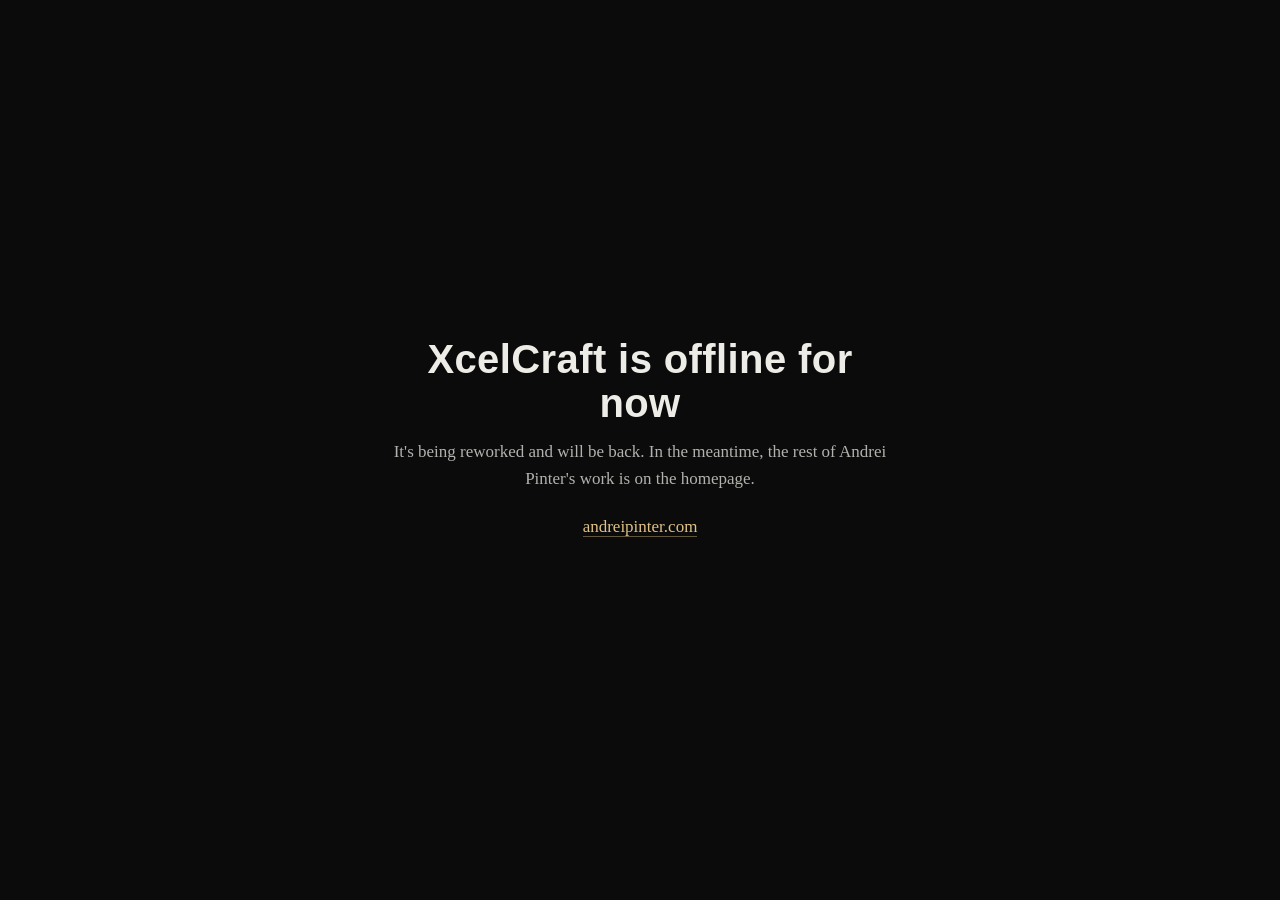
<file: HIDDEN.html>
<!doctype html>
<html lang="en">
<head>
<meta charset="utf-8">
<meta name="viewport" content="width=device-width, initial-scale=1">
<meta name="robots" content="noindex">
<title>XcelCraft is offline</title>
<style>
:root{color-scheme:dark}
body{margin:0;min-height:100vh;display:grid;place-items:center;background:#0b0b0c;color:#eeece6;
font:400 17px/1.55 Georgia,"Times New Roman",serif;padding:24px;box-sizing:border-box}
main{max-width:30em;text-align:center}
h1{font:700 clamp(28px,6vw,40px)/1.1 "Arial Narrow",Arial,sans-serif;letter-spacing:.01em;margin:0 0 14px}
p{margin:0 0 22px;color:rgba(238,236,230,.74)}
a{color:#e0c285;text-decoration:none;border-bottom:1px solid rgba(224,194,133,.4)}
a:hover{border-bottom-color:#e0c285}
</style>
</head>
<body>
<main>
<h1>XcelCraft is offline for now</h1>
<p>It's being reworked and will be back. In the meantime, the rest of Andrei Pinter's work is on the homepage.</p>
<p><a href="https://andreipinter.com/">andreipinter.com</a></p>
</main>
</body>
</html>
</file>
<file: styles.css>
/* XcelCraft — a page that is a spreadsheet.
   House style of andreipinter.com: black ground, Big Shoulders for signage, Newsreader for reading.
   This project's colour is coral. */
@font-face { font-family: "Big Shoulders Display"; src: url(fonts/big-shoulders-display.woff2) format("woff2"); font-weight: 100 900; font-style: normal; font-display: swap; }
@font-face { font-family: "Newsreader"; src: url(fonts/newsreader.woff2) format("woff2"); font-weight: 200 800; font-style: normal; font-display: swap; }
@font-face { font-family: "Newsreader"; src: url(fonts/newsreader-italic.woff2) format("woff2"); font-weight: 200 800; font-style: italic; font-display: swap; }

:root {
  --night: #000;
  --paper: #eeece6;
  --ash: #9a978f;
  --line: rgba(var(--ink-rgb), .15);
  --grid: rgba(var(--ink-rgb), .085);
  --a: #ff6b5e;
  --a-text: var(--a);
  --ink-rgb: 238, 236, 230;
  --ground-rgb: 0, 0, 0;
  --surface: #060606;
  --sheet-head: rgba(0, 0, 0, .7);
  --sheet-corner: #0a0a0a;
  --a-soft: rgba(255, 107, 94, .16);
  --pad: clamp(16px, 4vw, 56px);
  --display: "Big Shoulders Display", "Arial Narrow", "Roboto Condensed", sans-serif;
  --serif: "Newsreader", "Iowan Old Style", Georgia, serif;
  --mono: ui-monospace, "SF Mono", Menlo, Consolas, monospace;
  --ease: cubic-bezier(.2, .7, .2, 1);
  --cell-w: clamp(64px, 7.2vw, 112px);
  --cell-h: clamp(26px, 3.1vw, 40px);
  --gutter: clamp(34px, 3.4vw, 52px);
}
* { box-sizing: border-box; }
html { background: var(--night); color: var(--paper); -webkit-text-size-adjust: 100%; scroll-padding-top: 80px; }
body { margin: 0; background: var(--night); font: 400 1.0625rem/1.62 var(--serif); font-optical-sizing: auto; }
a { color: inherit; }
h1, h2, p, ul, ol, figure { margin: 0; }
ul, ol { padding: 0; list-style: none; }
code { font: 500 .92em/1 var(--mono); color: var(--paper); background: rgba(var(--ink-rgb), .08); padding: .12em .4em; border-radius: 4px; }
:focus-visible { outline: 2px solid var(--a); outline-offset: 3px; }
.sr { position: absolute; width: 1px; height: 1px; overflow: hidden; clip: rect(0 0 0 0); }
.skip { position: fixed; left: 12px; top: -60px; z-index: 99; background: var(--paper); color: var(--night); padding: 8px 12px; }
.skip:focus { top: 12px; }

h2 { font: 800 clamp(2.8rem, 6.4vw, 6rem)/.86 var(--display); letter-spacing: -.002em; }

/* ---------- hero: the sheet ---------- */
.hero { position: relative; min-height: 100vh; min-height: 100svh; overflow: hidden; isolation: isolate; }
.sheet { position: absolute; inset: 0; z-index: 0; pointer-events: none;
  --cols: 20; --rows: 40;
  background:
    linear-gradient(90deg, var(--grid) 1px, transparent 1px) var(--gutter) 0 / var(--cell-w) 100%,
    linear-gradient(0deg, var(--grid) 1px, transparent 1px) 0 var(--cell-h) / 100% var(--cell-h);
  mask-image: linear-gradient(180deg, #000 0, #000 70%, transparent 100%);
  -webkit-mask-image: linear-gradient(180deg, #000 0, #000 70%, transparent 100%); }
.sheet .corner { position: absolute; left: 0; top: 0; width: var(--gutter); height: var(--cell-h); background: var(--sheet-corner); border-right: 1px solid var(--line); border-bottom: 1px solid var(--line); }
.sheet .cols { position: absolute; left: var(--gutter); top: 0; right: 0; height: var(--cell-h); display: flex; border-bottom: 1px solid var(--line); background: var(--sheet-head); }
.sheet .cols span { flex: none; width: var(--cell-w); height: 100%; display: grid; place-items: center; font: 500 .74rem/1 var(--mono); color: var(--ash); border-right: 1px solid var(--grid); transition: color .3s, background-color .3s; }
.sheet .rows { position: absolute; left: 0; top: var(--cell-h); bottom: 0; width: var(--gutter); background: var(--sheet-head); border-right: 1px solid var(--line); }
.sheet .rows span { display: grid; place-items: center; height: var(--cell-h); font: 500 .74rem/1 var(--mono); color: var(--ash); border-bottom: 1px solid var(--grid); transition: color .3s, background-color .3s; }
.sheet .cols span.lit, .sheet .rows span.lit { color: var(--paper); background: var(--a-soft); }
.sheet .cells { position: absolute; left: var(--gutter); top: var(--cell-h); right: 0; bottom: 0; }
.sheet .cell { position: absolute; display: flex; align-items: center; padding: 0 8px; height: var(--cell-h); width: var(--cell-w); overflow: hidden; white-space: nowrap;
  font: 400 .78rem/1 var(--mono); color: rgba(var(--ink-rgb), .62); opacity: 0; transition: opacity .35s var(--ease), background-color .35s var(--ease), color .35s; }
.sheet .cell.on { opacity: 1; }
.sheet .cell.num { justify-content: flex-end; }
.sheet .cell.fill { background: var(--a-soft); color: var(--paper); }
.sheet .cell.head { color: var(--paper); font-weight: 600; border-bottom: 1px solid rgba(var(--ink-rgb), .4); }
.sheet .cell.hid { opacity: 0 !important; }
.sheet .cursor { position: absolute; left: var(--gutter); top: var(--cell-h); width: var(--cell-w); height: var(--cell-h);
  border: 2px solid var(--a); background: rgba(255, 107, 94, .07); box-shadow: 0 0 0 1px rgba(var(--ground-rgb), .6), 0 0 32px -6px var(--a);
  transition: transform .55s var(--ease), width .55s var(--ease), height .55s var(--ease), opacity .4s; opacity: 0; }
.sheet .cursor::after { content: ""; position: absolute; right: -4px; bottom: -4px; width: 6px; height: 6px; background: var(--a); border: 1px solid var(--night); }
.sheet .cursor.show { opacity: 1; }
.sheet .namebox { position: absolute; right: var(--pad); bottom: calc(clamp(48px, 8vh, 96px) + 72px); padding: 6px 10px; border: 1px solid var(--line); background: rgba(var(--ground-rgb), .75);
  font: 500 .8rem/1 var(--mono); color: var(--ash); opacity: 0; transition: opacity .4s; }
.sheet .namebox.show { opacity: 1; }
.sheet .caption { position: absolute; right: var(--pad); bottom: clamp(48px, 8vh, 96px); max-width: 22rem; text-align: right; font: italic 400 1rem/1.35 var(--serif);
  color: rgba(var(--ink-rgb), .78); opacity: 0; transform: translateY(4px); transition: opacity .5s var(--ease), transform .5s var(--ease); }
.sheet .caption.show { opacity: 1; transform: none; }
.sheet .caption b { display: block; font: 600 1.05rem/1.2 var(--display); font-style: normal; color: var(--a-text); letter-spacing: .01em; margin-bottom: 3px; }

.hero-text { position: relative; z-index: 2; padding: calc(var(--cell-h) * 9) var(--pad) clamp(40px, 6vh, 80px) max(var(--pad), calc(var(--gutter) + 14px)); max-width: 68rem; }
.hero h1 { font: 800 clamp(5rem, 16vw, 17rem)/.8 var(--display); letter-spacing: -.012em; text-transform: uppercase; margin-left: -.03em;
  color: var(--paper); text-shadow: 0 0 60px rgba(var(--ground-rgb), .9); }
.hero h1::after { content: ""; display: block; width: .28em; height: .055em; margin-top: .09em; background: var(--a); }
.tag { max-width: 40rem; margin-top: clamp(18px, 2.5vh, 30px); font-size: clamp(1.1rem, 1.4vw, 1.3rem); line-height: 1.45; color: rgba(var(--ink-rgb), .92); text-shadow: 0 0 30px rgba(var(--ground-rgb), .9); }
.facts { display: flex; flex-wrap: wrap; gap: 8px 30px; margin-top: 20px; color: var(--ash); font-size: .98rem; }
.facts b { margin-right: 7px; font: 700 1.7rem/1 var(--display); color: var(--a-text); letter-spacing: .01em; }
.ctas { display: flex; flex-wrap: wrap; gap: 12px; margin-top: 22px; }
.btn { display: inline-block; padding: 12px 20px 11px; border: 1px solid var(--paper); background: var(--paper); color: var(--night); text-decoration: none;
  font: 600 1.05rem/1 var(--display); letter-spacing: .03em; transition: background-color .3s var(--ease), color .3s var(--ease), border-color .3s var(--ease); }
.btn:hover { background: var(--a); border-color: var(--a); color: #000; }
.btn.quiet { background: transparent; color: var(--paper); border-color: rgba(var(--ink-rgb), .5); }
.btn.quiet:hover { border-color: var(--paper); background: rgba(var(--ink-rgb), .08); }
.btn.soon { pointer-events: none; opacity: .6; }
.dl-note { margin-top: 12px; max-width: 36rem; color: var(--ash); font-size: .95rem; font-style: italic; }
.dl-note:empty { display: none; }
.dl-note a, .steps span a { color: var(--paper); text-decoration: none; border-bottom: 1px solid var(--a); }
.dl-note a:hover, .steps span a:hover { color: var(--a-text); }
html:not(.js) .sheet .cursor, html:not(.js) .sheet .caption { display: none; }

/* ---------- families ---------- */
.families { padding: clamp(80px, 11vw, 160px) var(--pad) 0; }
.lede { max-width: 42rem; margin-top: 26px; font-size: 1.18rem; line-height: 1.55; color: rgba(var(--ink-rgb), .9); }
.lede b { font-weight: 600; color: var(--paper); }
.fam-grid { display: grid; grid-template-columns: 1fr 1fr; gap: 0 clamp(24px, 4vw, 64px); margin-top: clamp(40px, 5vw, 72px); border-top: 1px solid var(--line); }
.fam { padding: 26px 0 36px; }
.fam + .fam { border-left: 1px solid var(--line); padding-left: clamp(24px, 4vw, 64px); margin-left: calc(clamp(24px, 4vw, 64px) * -1); }
.fam h3 { margin: 0; font: 800 clamp(2.4rem, 5vw, 4.6rem)/.9 var(--display); letter-spacing: -.004em; }
.fam .count { display: block; margin-top: 8px; font-style: italic; color: var(--ash); }
.fam ul { margin-top: 24px; display: grid; gap: 2px; }
.fam li a { display: flex; justify-content: space-between; align-items: baseline; gap: 16px; padding: 10px 0; border-top: 1px solid var(--grid); text-decoration: none; transition: color .3s; }
.fam li a:hover { color: var(--a-text); }
.fam li .n { font: 500 1.35rem/1.1 var(--display); letter-spacing: .01em; }
.fam li .c { font: 600 1rem/1 var(--display); color: var(--ash); }

/* ---------- catalog ---------- */
.catalog { padding: clamp(80px, 11vw, 160px) var(--pad) 0; }
.cat-head { display: grid; grid-template-columns: minmax(0, 1fr) minmax(0, 1fr); gap: 18px clamp(24px, 4vw, 64px); align-items: end; }
.cat-sub { color: var(--ash); font-style: italic; font-size: 1.1rem; max-width: 36rem; }
.search { position: relative; display: block; grid-column: 2; grid-row: 1 / 3; align-self: end; }
.search input { width: 100%; padding: 14px 16px 13px; border: 1px solid rgba(var(--ink-rgb), .35); background: transparent; color: var(--paper);
  font: 400 1.2rem/1.2 var(--serif); border-radius: 0; -webkit-appearance: none; transition: border-color .3s; }
.search input::placeholder { color: var(--ash); font-style: italic; }
.search input:focus { border-color: var(--a); outline: none; }
.chips { grid-column: 1 / -1; display: flex; flex-wrap: wrap; gap: 8px; margin-top: 8px; }
.chip { padding: 7px 12px 6px; border: 1px solid var(--line); background: transparent; color: var(--ash); cursor: pointer;
  font: 600 .92rem/1 var(--display); letter-spacing: .03em; transition: color .25s, border-color .25s, background-color .25s; }
.chip:hover { color: var(--paper); border-color: rgba(var(--ink-rgb), .45); }
.chip[aria-pressed="true"] { color: #000; background: var(--a); border-color: var(--a-text); }
.cat-list { margin-top: clamp(28px, 4vw, 48px); border-top: 1px solid var(--line); }
.cat-group { display: grid; grid-template-columns: minmax(0, 2fr) minmax(0, 5fr); gap: 0 clamp(24px, 4vw, 64px); padding: 26px 0; border-bottom: 1px solid var(--line); }
.cat-group h3 { margin: 0; font: 700 clamp(1.6rem, 2.6vw, 2.3rem)/1 var(--display); letter-spacing: .005em; position: sticky; top: 84px; align-self: start; }
.cat-group h3 small { display: block; margin-top: 8px; font: italic 400 .98rem/1.3 var(--serif); color: var(--ash); }
.tool { display: grid; grid-template-columns: minmax(0, 1fr) auto; gap: 2px 20px; padding: 11px 0; border-top: 1px solid var(--grid); }
.tool:first-child { border-top: 0; }
.tool .name { font: 500 1.3rem/1.15 var(--display); letter-spacing: .01em; }
.tool .proc { grid-column: 2; grid-row: 1 / 3; align-self: start; font: 400 .8rem/1 var(--mono); color: var(--ash); padding-top: 6px; }
.tool .desc { grid-column: 1; color: rgba(var(--ink-rgb), .78); font-size: 1rem; line-height: 1.5; max-width: 48rem; }
.tool mark { background: var(--a-soft); color: var(--paper); padding: 0 .1em; }
.empty { padding: 48px 0; color: var(--ash); font-style: italic; }

/* ---------- using it ---------- */
.using { padding: clamp(80px, 11vw, 160px) var(--pad) 0; }
.using-grid { display: grid; grid-template-columns: minmax(0, 5fr) minmax(0, 6fr); gap: clamp(32px, 5vw, 80px); margin-top: clamp(28px, 4vw, 48px); align-items: start; }
.keys ul { display: grid; gap: 2px; border-top: 1px solid var(--line); }
.keys li { display: grid; grid-template-columns: auto 1fr; gap: 18px; align-items: center; padding: 14px 0; border-bottom: 1px solid var(--grid); }
.keys li span { font: 500 1.25rem/1.15 var(--display); letter-spacing: .01em; }
.keys-more { margin-top: 16px; color: var(--ash); font-style: italic; }
.keys-more a { color: var(--paper); text-decoration: none; border-bottom: 1px solid var(--a); }
kbd { display: inline-block; padding: 4px 8px 3px; border: 1px solid rgba(var(--ink-rgb), .3); border-bottom-width: 2px; border-radius: 4px; background: rgba(var(--ink-rgb), .05);
  font: 500 .78rem/1 var(--mono); color: var(--paper); white-space: nowrap; }
.using-text p { max-width: 36rem; font-size: 1.12rem; line-height: 1.55; color: rgba(var(--ink-rgb), .88); }
.using-text p + p { margin-top: 16px; }
.using-text b { font-weight: 600; color: var(--paper); }
.status { margin-top: 18px; max-width: 34rem; font-style: italic; color: var(--ash); }
.asks { margin-left: 6px; color: var(--ash); }
.tool .proc kbd { margin-right: 10px; }

/* ---------- inside ---------- */
.inside { padding: clamp(80px, 11vw, 160px) var(--pad) 0; }
.inside-grid { display: grid; grid-template-columns: minmax(0, 5fr) minmax(0, 6fr); gap: clamp(32px, 5vw, 80px); margin-top: clamp(28px, 4vw, 48px); align-items: start; }
.inside-text p { max-width: 34rem; font-size: 1.15rem; line-height: 1.55; color: rgba(var(--ink-rgb), .9); }
.inside-text p + p { margin-top: 18px; }
.inside-facts { display: grid; grid-template-columns: 1fr 1fr; gap: 14px 24px; margin-top: 30px; color: var(--ash); }
.inside-facts b { display: block; font: 700 1.9rem/1 var(--display); color: var(--a-text); margin-bottom: 4px; }
.modules { border: 1px solid var(--line); background: var(--surface); }
.modules .mhead { display: flex; gap: 8px; padding: 10px 14px; border-bottom: 1px solid var(--line); font: 500 .78rem/1 var(--mono); color: var(--ash); }
.modules .mhead i { width: 10px; height: 10px; border-radius: 50%; background: rgba(var(--ink-rgb), .2); }
.modules ul { padding: 10px 0; }
.modules li { display: grid; grid-template-columns: 11rem 1fr auto; gap: 14px; align-items: baseline; padding: 6px 16px; font: 400 .84rem/1.3 var(--mono); }
.modules li .f { color: var(--paper); }
.modules li .d { color: var(--ash); font: italic 400 .95rem/1.3 var(--serif); overflow: hidden; text-overflow: ellipsis; white-space: nowrap; }
.modules li .k { color: var(--a-text); }
.modules .mfoot { padding: 10px 16px 12px; border-top: 1px solid var(--line); font: italic 400 .95rem/1.4 var(--serif); color: var(--ash); }

/* ---------- install ---------- */
.install { padding: clamp(80px, 11vw, 160px) var(--pad) clamp(60px, 8vw, 110px); }
.steps { counter-reset: s; display: grid; grid-template-columns: repeat(4, minmax(0, 1fr)); gap: 0 clamp(20px, 3vw, 48px); margin-top: clamp(28px, 4vw, 48px); border-top: 1px solid var(--line); }
.steps li { counter-increment: s; padding: 22px 0 10px; }
.steps li::before { content: counter(s); display: block; font: 200 3.6rem/1 var(--display); color: var(--a-text); margin-bottom: 10px; }
.steps b { display: block; font: 700 1.5rem/1.1 var(--display); letter-spacing: .01em; margin-bottom: 8px; }
.steps span { display: block; color: rgba(var(--ink-rgb), .8); font-size: 1rem; line-height: 1.5; }
.install-note { margin-top: 34px; max-width: 40rem; color: var(--ash); font-style: italic; }

.foot { display: flex; flex-wrap: wrap; justify-content: space-between; gap: 6px 24px; padding: 22px var(--pad) max(26px, env(safe-area-inset-bottom));
  border-top: 1px solid var(--line); color: var(--ash); font-size: .9rem; }
.foot a { text-decoration: none; border-bottom: 1px solid var(--line); }
.foot a:hover { color: var(--paper); }

/* ---------- smaller screens ---------- */
@media (max-width: 900px) {
  .fam-grid, .cat-head, .inside-grid, .using-grid { grid-template-columns: 1fr; }
  .fam + .fam { border-left: 0; padding-left: 0; margin-left: 0; border-top: 1px solid var(--line); }
  .search { grid-column: 1; grid-row: auto; }
  .cat-group { grid-template-columns: 1fr; gap: 14px; }
  .cat-group h3 { position: static; }
  .steps { grid-template-columns: 1fr 1fr; }
  .sheet .caption, .sheet .namebox { right: var(--pad); }
}
@media (max-width: 560px) {
  :root { --cell-w: 72px; --cell-h: 28px; --gutter: 30px; }
  .hero-text { padding-top: calc(var(--cell-h) * 10); }
  .hero h1 { font-size: clamp(4.6rem, 22vw, 7rem); }
  .steps { grid-template-columns: 1fr; }
  .tool { grid-template-columns: 1fr; }
  .tool .proc { grid-column: 1; grid-row: auto; padding-top: 2px; }
  .modules li { grid-template-columns: 1fr auto; }
  .modules li .d { display: none; }
  .sheet .caption { display: none; }
}
@media (prefers-reduced-motion: reduce) {
  .sheet .cursor, .sheet .cell, .sheet .caption, .sheet .namebox { transition: none; }
}

/* ---------- light mode (the switch in the shared header sets data-theme on <html>) ---------- */
:root[data-theme="light"] {
  --night: #f3f2ee;
  --paper: #141412;
  --ash: #625f58;
  --line: rgba(20, 20, 18, .14);
  --grid: rgba(20, 20, 18, .075);
  --a-text: color-mix(in oklab, var(--a) 72%, #000);
  --a-soft: rgba(255, 107, 94, .18);
  --ink-rgb: 20, 20, 18;
  --ground-rgb: 243, 242, 238;
  --surface: #ffffff;
  --sheet-head: rgba(232, 230, 224, .92);
  --sheet-corner: #dedcd5;
}
</file>
